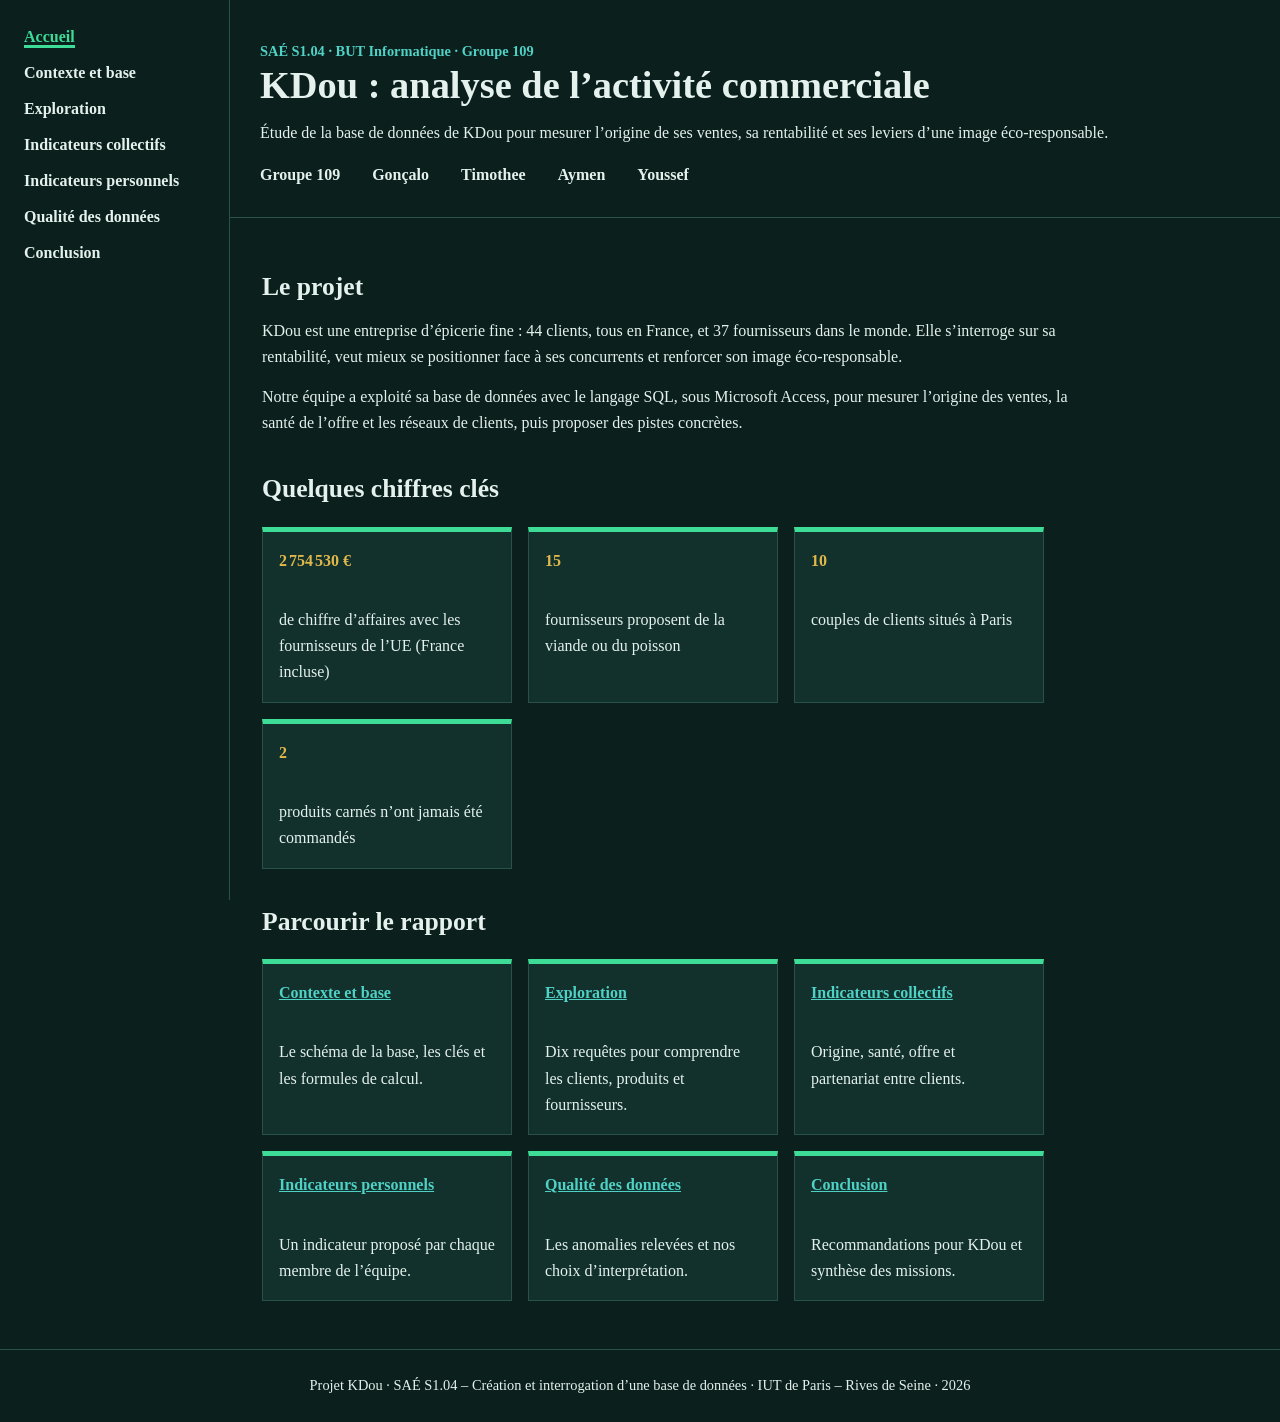
<file: index.html>
<!DOCTYPE html>

<html lang="fr">
<head>
    <meta charset="utf-8"/>
    <meta content="width=device-width, initial-scale=1" name="viewport"/>
    <title>Accueil | KDou</title>
    <meta name="description"
          content="KDou : rapport de SAÉ sur la base de données, les requêtes SQL et les indicateurs commerciaux."/>
    <link href="assets/css/style.css" rel="stylesheet"/>
</head>
<body>
<a class="lien-evitement" href="#contenu">Aller au contenu principal</a>
<div class="page">
    <header>
        <p class="projet">SAÉ S1.04 · BUT Informatique · Groupe 109</p>
        <h1>KDou : analyse de l’activité commerciale</h1>
        <p>Étude de la base de données de KDou pour mesurer l’origine de ses ventes, sa rentabilité et ses leviers d’une
            image éco-responsable.</p>
        <div class="equipe"><span>Groupe 109</span><span>Gonçalo</span><span>Timothee</span><span>Aymen</span><span>Youssef</span>
        </div>
    </header>
    <nav aria-label="Navigation principale">
        <ul>
            <li><a class="courant" aria-current="page" href="index.html">Accueil</a></li>
            <li><a href="contexte.html">Contexte et base</a></li>
            <li><a href="exploration.html">Exploration</a></li>
            <li><a href="indicateurs.html">Indicateurs collectifs</a></li>
            <li><a href="personnels.html">Indicateurs personnels</a></li>
            <li><a href="qualite.html">Qualité des données</a></li>
            <li><a href="conclusion.html">Conclusion</a></li>
        </ul>
    </nav>
    <main id="contenu">
        <h2>Le projet</h2>
        <p>KDou est une entreprise d’épicerie fine : 44 clients, tous en France, et 37 fournisseurs dans le monde. Elle
            s’interroge sur sa rentabilité, veut mieux se positionner face à ses concurrents et renforcer son image
            éco-responsable.</p>
        <p>Notre équipe a exploité sa base de données avec le langage SQL, sous Microsoft Access, pour mesurer l’origine
            des ventes, la santé de l’offre et les réseaux de clients, puis proposer des pistes concrètes.</p>
        <h2>Quelques chiffres clés</h2>
        <ul class="cartes">
            <li><strong>2 754 530 €</strong><br/>de chiffre d’affaires avec les fournisseurs de l’UE (France incluse)
            </li>
            <li><strong>15</strong><br/>fournisseurs proposent de la viande ou du poisson</li>
            <li><strong>10</strong><br/>couples de clients situés à Paris</li>
            <li><strong>2</strong><br/>produits carnés n’ont jamais été commandés</li>
        </ul>
        <h2>Parcourir le rapport</h2>
        <ul class="cartes">
            <li><a href="contexte.html">Contexte et base</a><br/>Le schéma de la base, les clés et les formules de
                calcul.
            </li>
            <li><a href="exploration.html">Exploration</a><br/>Dix requêtes pour comprendre les clients, produits et
                fournisseurs.
            </li>
            <li><a href="indicateurs.html">Indicateurs collectifs</a><br/>Origine, santé, offre et partenariat entre
                clients.
            </li>
            <li><a href="personnels.html">Indicateurs personnels</a><br/>Un indicateur proposé par chaque membre de
                l’équipe.
            </li>
            <li><a href="qualite.html">Qualité des données</a><br/>Les anomalies relevées et nos choix d’interprétation.
            </li>
            <li><a href="conclusion.html">Conclusion</a><br/>Recommandations pour KDou et synthèse des missions.</li>
        </ul>
    </main>
    <footer>Projet KDou · SAÉ S1.04 – Création et interrogation d’une base de données · IUT de Paris – Rives de Seine ·
        2026
    </footer>
</div>
</body>
</html>
</file>
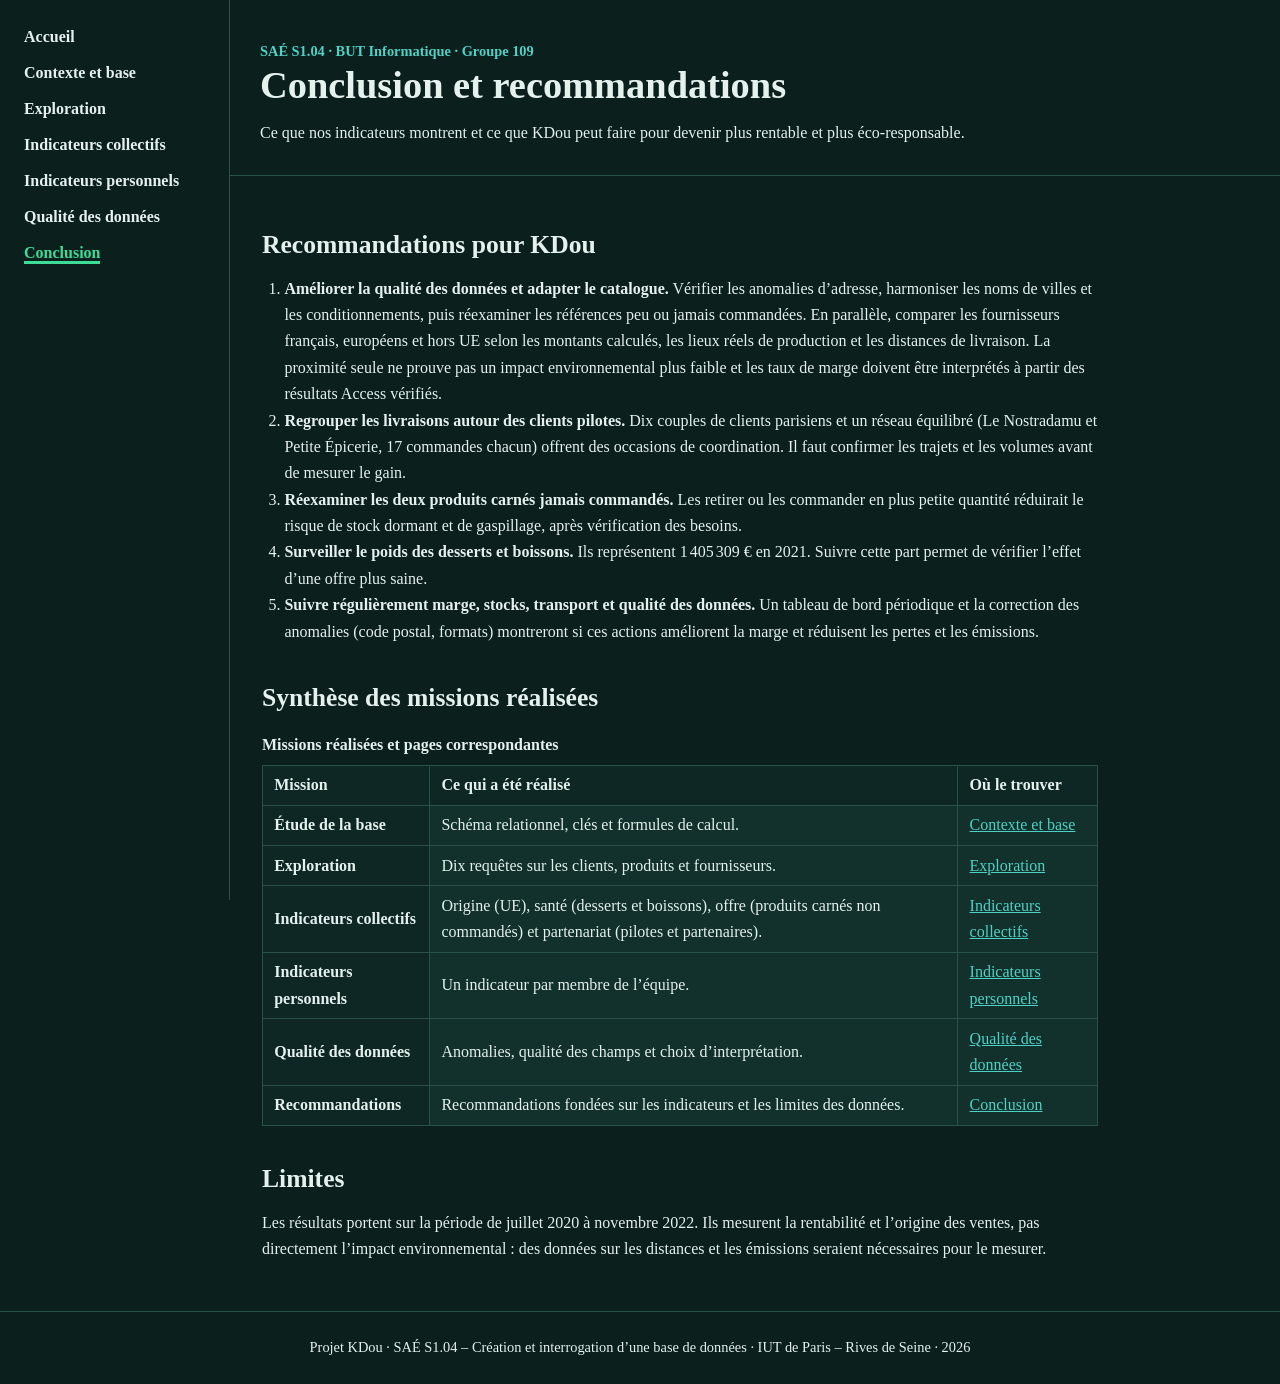
<file: conclusion.html>
<!DOCTYPE html>

<html lang="fr">
<head>
    <meta charset="utf-8"/>
    <meta content="width=device-width, initial-scale=1" name="viewport"/>
    <title>Conclusion | KDou</title>
    <meta name="description"
          content="KDou : rapport de SAÉ sur la base de données, les requêtes SQL et les indicateurs commerciaux."/>
    <link href="assets/css/style.css" rel="stylesheet"/>
</head>
<body>
<a class="lien-evitement" href="#contenu">Aller au contenu principal</a>
<div class="page">
    <header>
        <p class="projet">SAÉ S1.04 · BUT Informatique · Groupe 109</p>
        <h1>Conclusion et recommandations</h1>
        <p>Ce que nos indicateurs montrent et ce que KDou peut faire pour devenir plus rentable et plus
            éco-responsable.</p>
    </header>
    <nav aria-label="Navigation principale">
        <ul>
            <li><a href="index.html">Accueil</a></li>
            <li><a href="contexte.html">Contexte et base</a></li>
            <li><a href="exploration.html">Exploration</a></li>
            <li><a href="indicateurs.html">Indicateurs collectifs</a></li>
            <li><a href="personnels.html">Indicateurs personnels</a></li>
            <li><a href="qualite.html">Qualité des données</a></li>
            <li><a class="courant" aria-current="page" href="conclusion.html">Conclusion</a></li>
        </ul>
    </nav>
    <main id="contenu">
        <h2>Recommandations pour KDou</h2>
        <ol>
            <li><strong>Améliorer la qualité des données et adapter le catalogue.</strong> Vérifier les anomalies
                d’adresse, harmoniser les noms de villes et les conditionnements, puis réexaminer les références peu ou
                jamais commandées. En parallèle, comparer les fournisseurs français, européens et hors UE selon les
                montants calculés, les lieux réels de production et les distances de livraison. La proximité seule ne
                prouve pas un impact environnemental plus faible et les taux de marge doivent être interprétés à partir
                des résultats Access vérifiés.
            </li>
            <li><strong>Regrouper les livraisons autour des clients pilotes.</strong> Dix couples de clients parisiens
                et un réseau équilibré (Le Nostradamu et Petite Épicerie, 17 commandes chacun) offrent des occasions de
                coordination. Il faut confirmer les trajets et les volumes avant de mesurer le gain.
            </li>
            <li><strong>Réexaminer les deux produits carnés jamais commandés.</strong> Les retirer ou les commander en
                plus petite quantité réduirait le risque de stock dormant et de gaspillage, après vérification des
                besoins.
            </li>
            <li><strong>Surveiller le poids des desserts et boissons.</strong> Ils représentent 1 405 309 € en 2021.
                Suivre cette part permet de vérifier l’effet d’une offre plus saine.
            </li>
            <li><strong>Suivre régulièrement marge, stocks, transport et qualité des données.</strong> Un tableau de
                bord périodique et la correction des anomalies (code postal, formats) montreront si ces actions
                améliorent la marge et réduisent les pertes et les émissions.
            </li>
        </ol>
        <h2>Synthèse des missions réalisées</h2>
        <div class="defile">
            <table>
                <caption>Missions réalisées et pages correspondantes</caption>
                <thead>
                <tr>
                    <th scope="col">Mission</th>
                    <th scope="col">Ce qui a été réalisé</th>
                    <th scope="col">Où le trouver</th>
                </tr>
                </thead>
                <tbody>
                <tr>
                    <th scope="row">Étude de la base</th>
                    <td>Schéma relationnel, clés et formules de calcul.</td>
                    <td><a href="contexte.html">Contexte et base</a></td>
                </tr>
                <tr>
                    <th scope="row">Exploration</th>
                    <td>Dix requêtes sur les clients, produits et fournisseurs.</td>
                    <td><a href="exploration.html">Exploration</a></td>
                </tr>
                <tr>
                    <th scope="row">Indicateurs collectifs</th>
                    <td>Origine (UE), santé (desserts et boissons), offre (produits carnés non commandés) et partenariat
                        (pilotes et partenaires).
                    </td>
                    <td><a href="indicateurs.html">Indicateurs collectifs</a></td>
                </tr>
                <tr>
                    <th scope="row">Indicateurs personnels</th>
                    <td>Un indicateur par membre de l’équipe.</td>
                    <td><a href="personnels.html">Indicateurs personnels</a></td>
                </tr>
                <tr>
                    <th scope="row">Qualité des données</th>
                    <td>Anomalies, qualité des champs et choix d’interprétation.</td>
                    <td><a href="qualite.html">Qualité des données</a></td>
                </tr>
                <tr>
                    <th scope="row">Recommandations</th>
                    <td>Recommandations fondées sur les indicateurs et les limites des données.</td>
                    <td><a href="conclusion.html">Conclusion</a></td>
                </tr>
                </tbody>
            </table>
        </div>
        <h2>Limites</h2>
        <p>Les résultats portent sur la période de juillet 2020 à novembre 2022. Ils mesurent la rentabilité et
            l’origine des ventes, pas directement l’impact environnemental : des données sur les distances et les
            émissions seraient nécessaires pour le mesurer.</p>
    </main>
    <footer>Projet KDou · SAÉ S1.04 – Création et interrogation d’une base de données · IUT de Paris – Rives de Seine ·
        2026
    </footer>
</div>
</body>
</html>
</file>
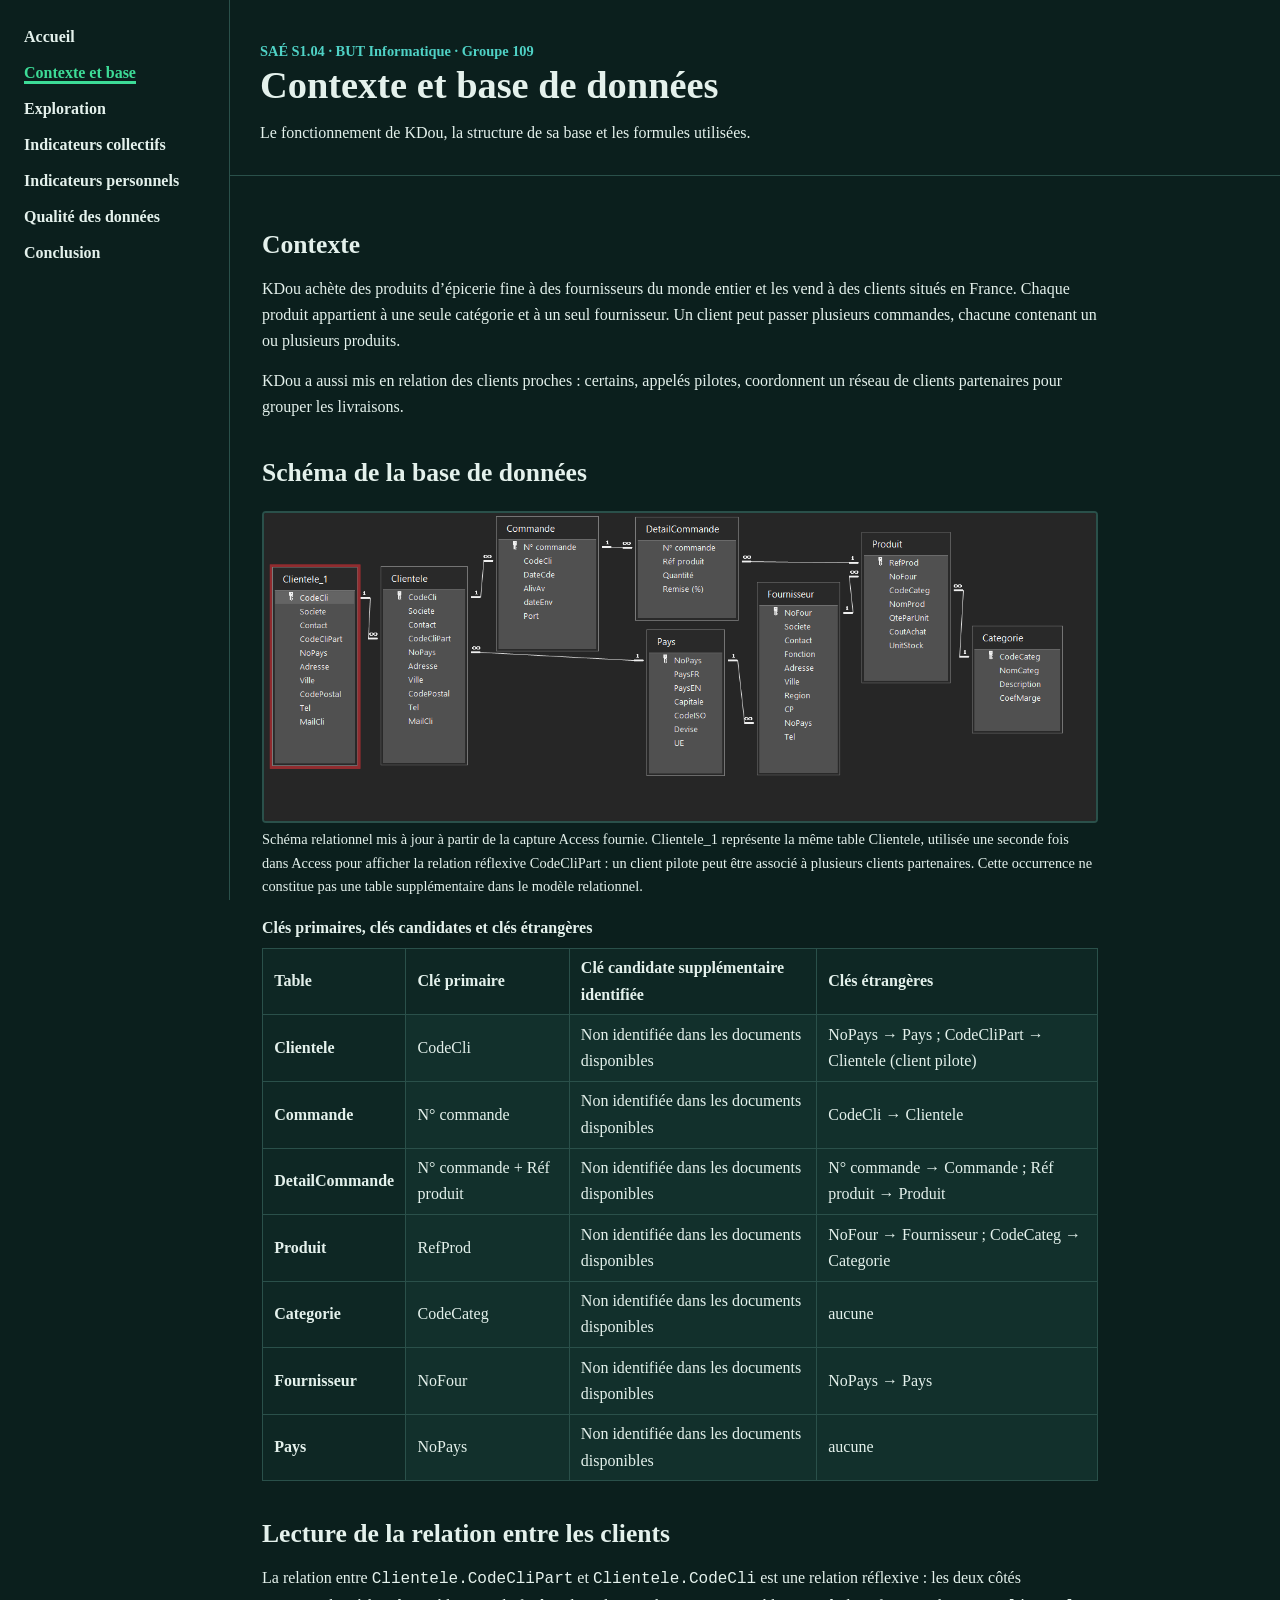
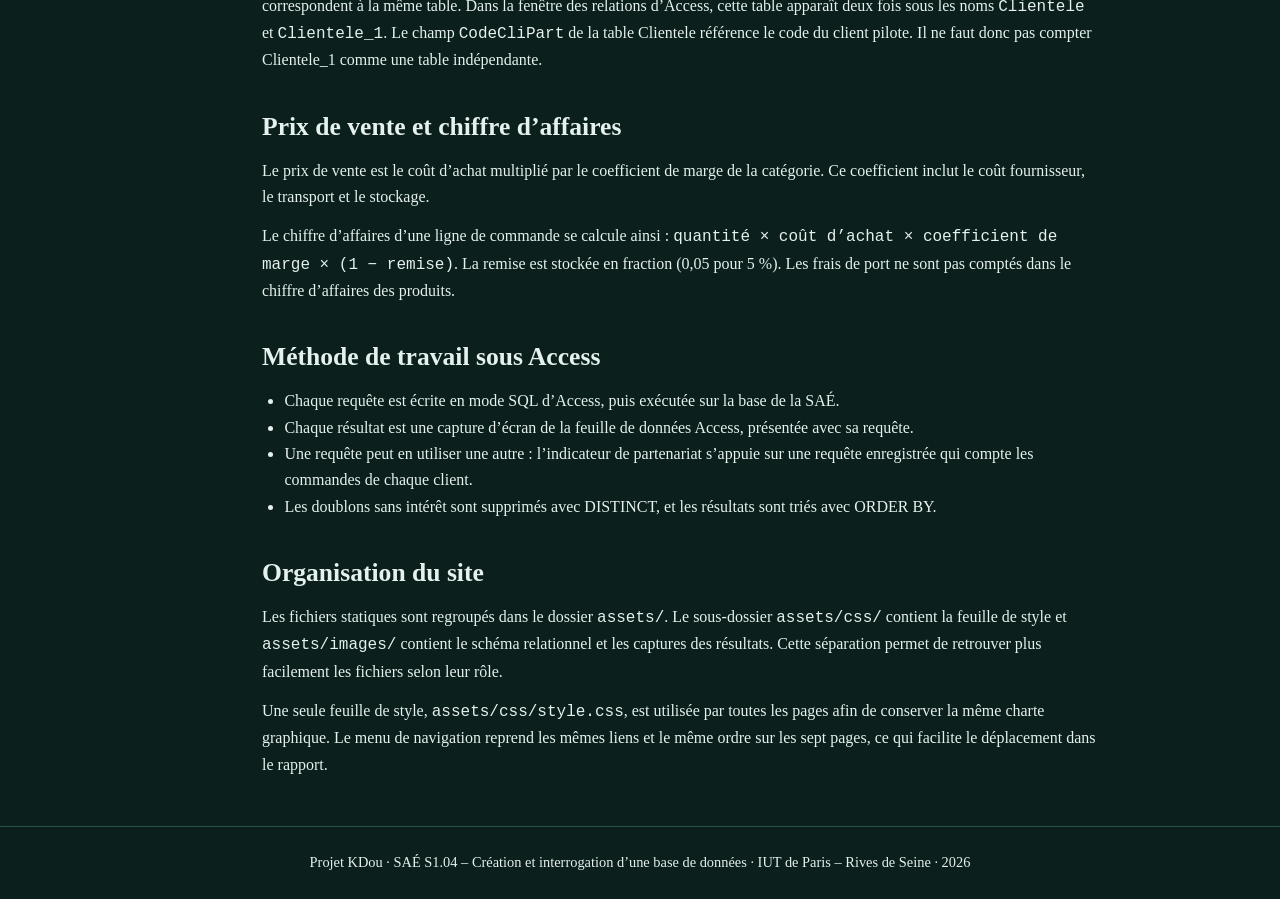
<file: contexte.html>
<!DOCTYPE html>

<html lang="fr">
<head>
    <meta charset="utf-8"/>
    <meta content="width=device-width, initial-scale=1" name="viewport"/>
    <title>Contexte et base | KDou</title>
    <meta name="description"
          content="KDou : rapport de SAÉ sur la base de données, les requêtes SQL et les indicateurs commerciaux."/>
    <link href="assets/css/style.css" rel="stylesheet"/>
</head>
<body>
<a class="lien-evitement" href="#contenu">Aller au contenu principal</a>
<div class="page">
    <header>
        <p class="projet">SAÉ S1.04 · BUT Informatique · Groupe 109</p>
        <h1>Contexte et base de données</h1>
        <p>Le fonctionnement de KDou, la structure de sa base et les formules utilisées.</p>
    </header>
    <nav aria-label="Navigation principale">
        <ul>
            <li><a href="index.html">Accueil</a></li>
            <li><a class="courant" aria-current="page" href="contexte.html">Contexte et base</a></li>
            <li><a href="exploration.html">Exploration</a></li>
            <li><a href="indicateurs.html">Indicateurs collectifs</a></li>
            <li><a href="personnels.html">Indicateurs personnels</a></li>
            <li><a href="qualite.html">Qualité des données</a></li>
            <li><a href="conclusion.html">Conclusion</a></li>
        </ul>
    </nav>
    <main id="contenu">
        <h2>Contexte</h2>
        <p>KDou achète des produits d’épicerie fine à des fournisseurs du monde entier et les vend à des clients situés
            en France. Chaque produit appartient à une seule catégorie et à un seul fournisseur. Un client peut passer
            plusieurs commandes, chacune contenant un ou plusieurs produits.</p>
        <p>KDou a aussi mis en relation des clients proches : certains, appelés pilotes, coordonnent un réseau de
            clients partenaires pour grouper les livraisons.</p>
        <h2>Schéma de la base de données</h2>
        <figure><img
                alt="Schéma relationnel Access fourni : Clientele_1 est une seconde occurrence de la table Clientele utilisée pour représenter le lien entre un client partenaire et son client pilote ; les autres tables sont reliées par leurs clés étrangères."
                height="492" src="assets/images/schema-relationnel.png" width="1327"/>
            <figcaption>Schéma relationnel mis à jour à partir de la capture Access fournie. Clientele_1 représente la
                même table Clientele, utilisée une seconde fois dans Access pour afficher la relation réflexive
                CodeCliPart : un client pilote peut être associé à plusieurs clients partenaires. Cette occurrence ne
                constitue pas une table supplémentaire dans le modèle relationnel.
            </figcaption>
        </figure>
        <div class="defile">
            <table>
                <caption>Clés primaires, clés candidates et clés étrangères</caption>
                <thead>
                <tr>
                    <th scope="col">Table</th>
                    <th scope="col">Clé primaire</th>
                    <th scope="col">Clé candidate supplémentaire identifiée</th>
                    <th scope="col">Clés étrangères</th>
                </tr>
                </thead>
                <tbody>
                <tr>
                    <th scope="row">Clientele</th>
                    <td>CodeCli</td>
                    <td>Non identifiée dans les documents disponibles</td>
                    <td>NoPays → Pays ; CodeCliPart → Clientele (client pilote)</td>
                </tr>
                <tr>
                    <th scope="row">Commande</th>
                    <td>N° commande</td>
                    <td>Non identifiée dans les documents disponibles</td>
                    <td>CodeCli → Clientele</td>
                </tr>
                <tr>
                    <th scope="row">DetailCommande</th>
                    <td>N° commande + Réf produit</td>
                    <td>Non identifiée dans les documents disponibles</td>
                    <td>N° commande → Commande ; Réf produit → Produit</td>
                </tr>
                <tr>
                    <th scope="row">Produit</th>
                    <td>RefProd</td>
                    <td>Non identifiée dans les documents disponibles</td>
                    <td>NoFour → Fournisseur ; CodeCateg → Categorie</td>
                </tr>
                <tr>
                    <th scope="row">Categorie</th>
                    <td>CodeCateg</td>
                    <td>Non identifiée dans les documents disponibles</td>
                    <td>aucune</td>
                </tr>
                <tr>
                    <th scope="row">Fournisseur</th>
                    <td>NoFour</td>
                    <td>Non identifiée dans les documents disponibles</td>
                    <td>NoPays → Pays</td>
                </tr>
                <tr>
                    <th scope="row">Pays</th>
                    <td>NoPays</td>
                    <td>Non identifiée dans les documents disponibles</td>
                    <td>aucune</td>
                </tr>
                </tbody>
            </table>
        </div>
        <h2>Lecture de la relation entre les clients</h2>
        <p>La relation entre <code>Clientele.CodeCliPart</code> et <code>Clientele.CodeCli</code> est une relation
            réflexive : les deux côtés correspondent à la même table. Dans la fenêtre des relations d’Access, cette
            table apparaît deux fois sous les noms <code>Clientele</code> et <code>Clientele_1</code>. Le champ <code>CodeCliPart</code>
            de la table Clientele référence le code du client pilote. Il ne faut donc pas compter Clientele_1 comme une
            table indépendante.</p>
        <h2>Prix de vente et chiffre d’affaires</h2>
        <p>Le prix de vente est le coût d’achat multiplié par le coefficient de marge de la catégorie. Ce coefficient
            inclut le coût fournisseur, le transport et le stockage.</p>
        <p>Le chiffre d’affaires d’une ligne de commande se calcule ainsi : <code>quantité × coût d’achat × coefficient
            de marge × (1 − remise)</code>. La remise est stockée en fraction (0,05 pour 5 %). Les frais de port ne sont
            pas comptés dans le chiffre d’affaires des produits.</p>
        <h2>Méthode de travail sous Access</h2>
        <ul>
            <li>Chaque requête est écrite en mode SQL d’Access, puis exécutée sur la base de la SAÉ.</li>
            <li>Chaque résultat est une capture d’écran de la feuille de données Access, présentée avec sa requête.</li>
            <li>Une requête peut en utiliser une autre : l’indicateur de partenariat s’appuie sur une requête
                enregistrée qui compte les commandes de chaque client.
            </li>
            <li>Les doublons sans intérêt sont supprimés avec DISTINCT, et les résultats sont triés avec ORDER BY.</li>
        </ul>
        <h2>Organisation du site</h2>
        <p>Les fichiers statiques sont regroupés dans le dossier <code>assets/</code>. Le sous-dossier
            <code>assets/css/</code> contient la feuille de style et <code>assets/images/</code> contient le schéma
            relationnel et les captures des résultats. Cette séparation permet de retrouver plus facilement les fichiers
            selon leur rôle.</p>
        <p>Une seule feuille de style, <code>assets/css/style.css</code>, est utilisée par toutes les pages afin de
            conserver la même charte graphique. Le menu de navigation reprend les mêmes liens et le même ordre sur les
            sept pages, ce qui facilite le déplacement dans le rapport.</p>
    </main>
    <footer>Projet KDou · SAÉ S1.04 – Création et interrogation d’une base de données · IUT de Paris – Rives de Seine ·
        2026
    </footer>
</div>
</body>
</html>
</file>
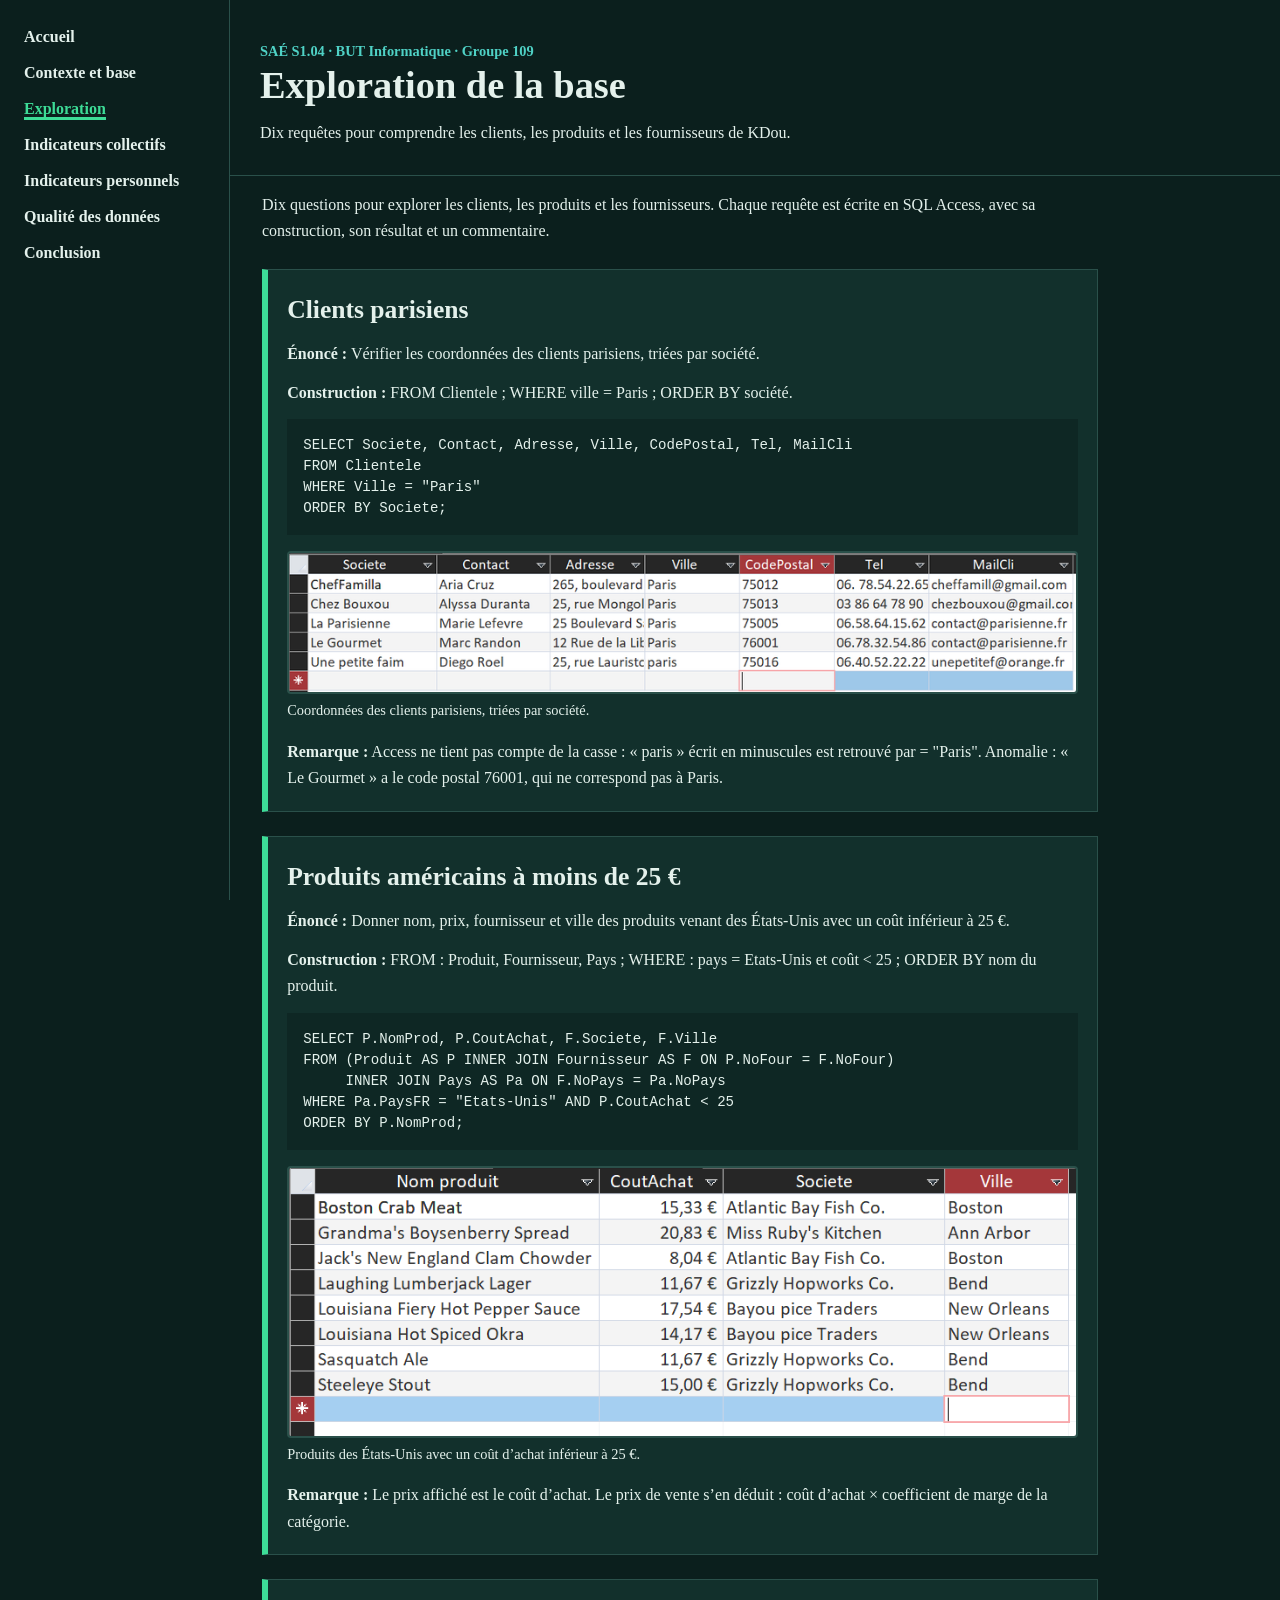
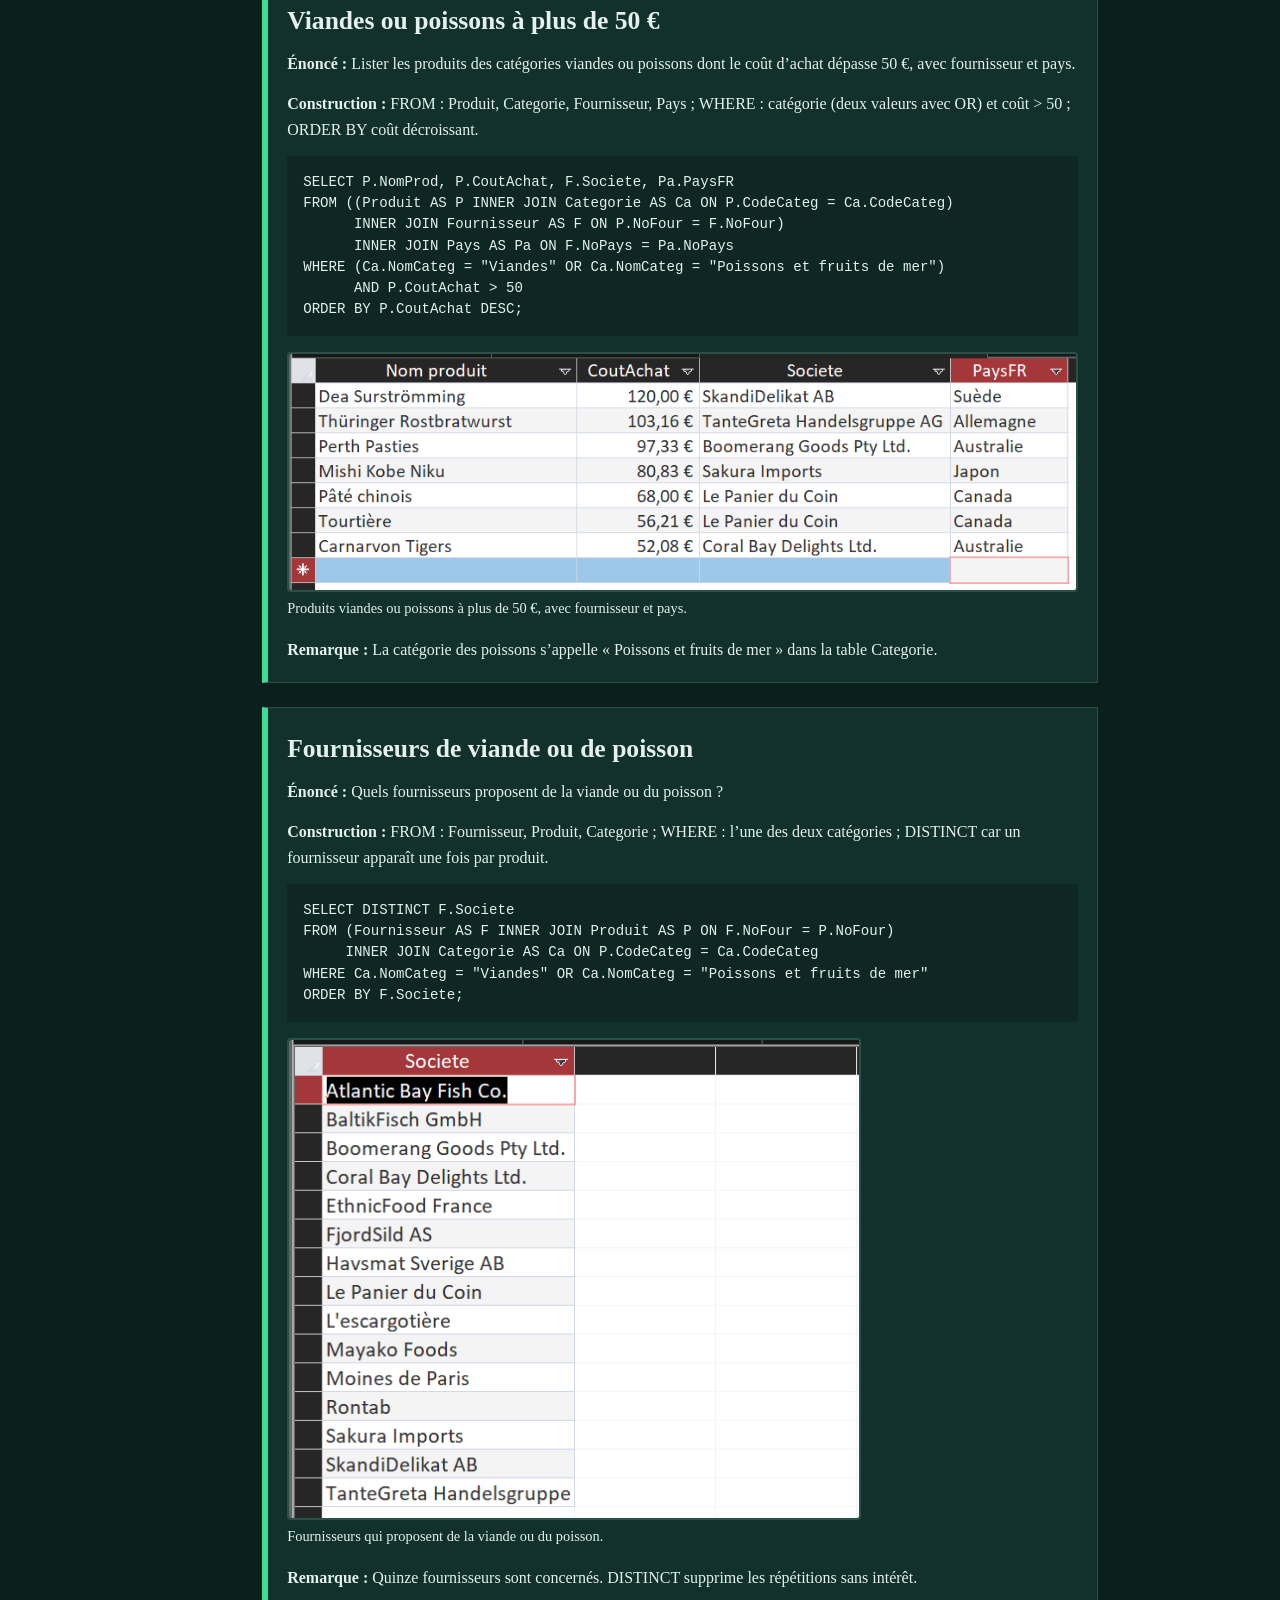
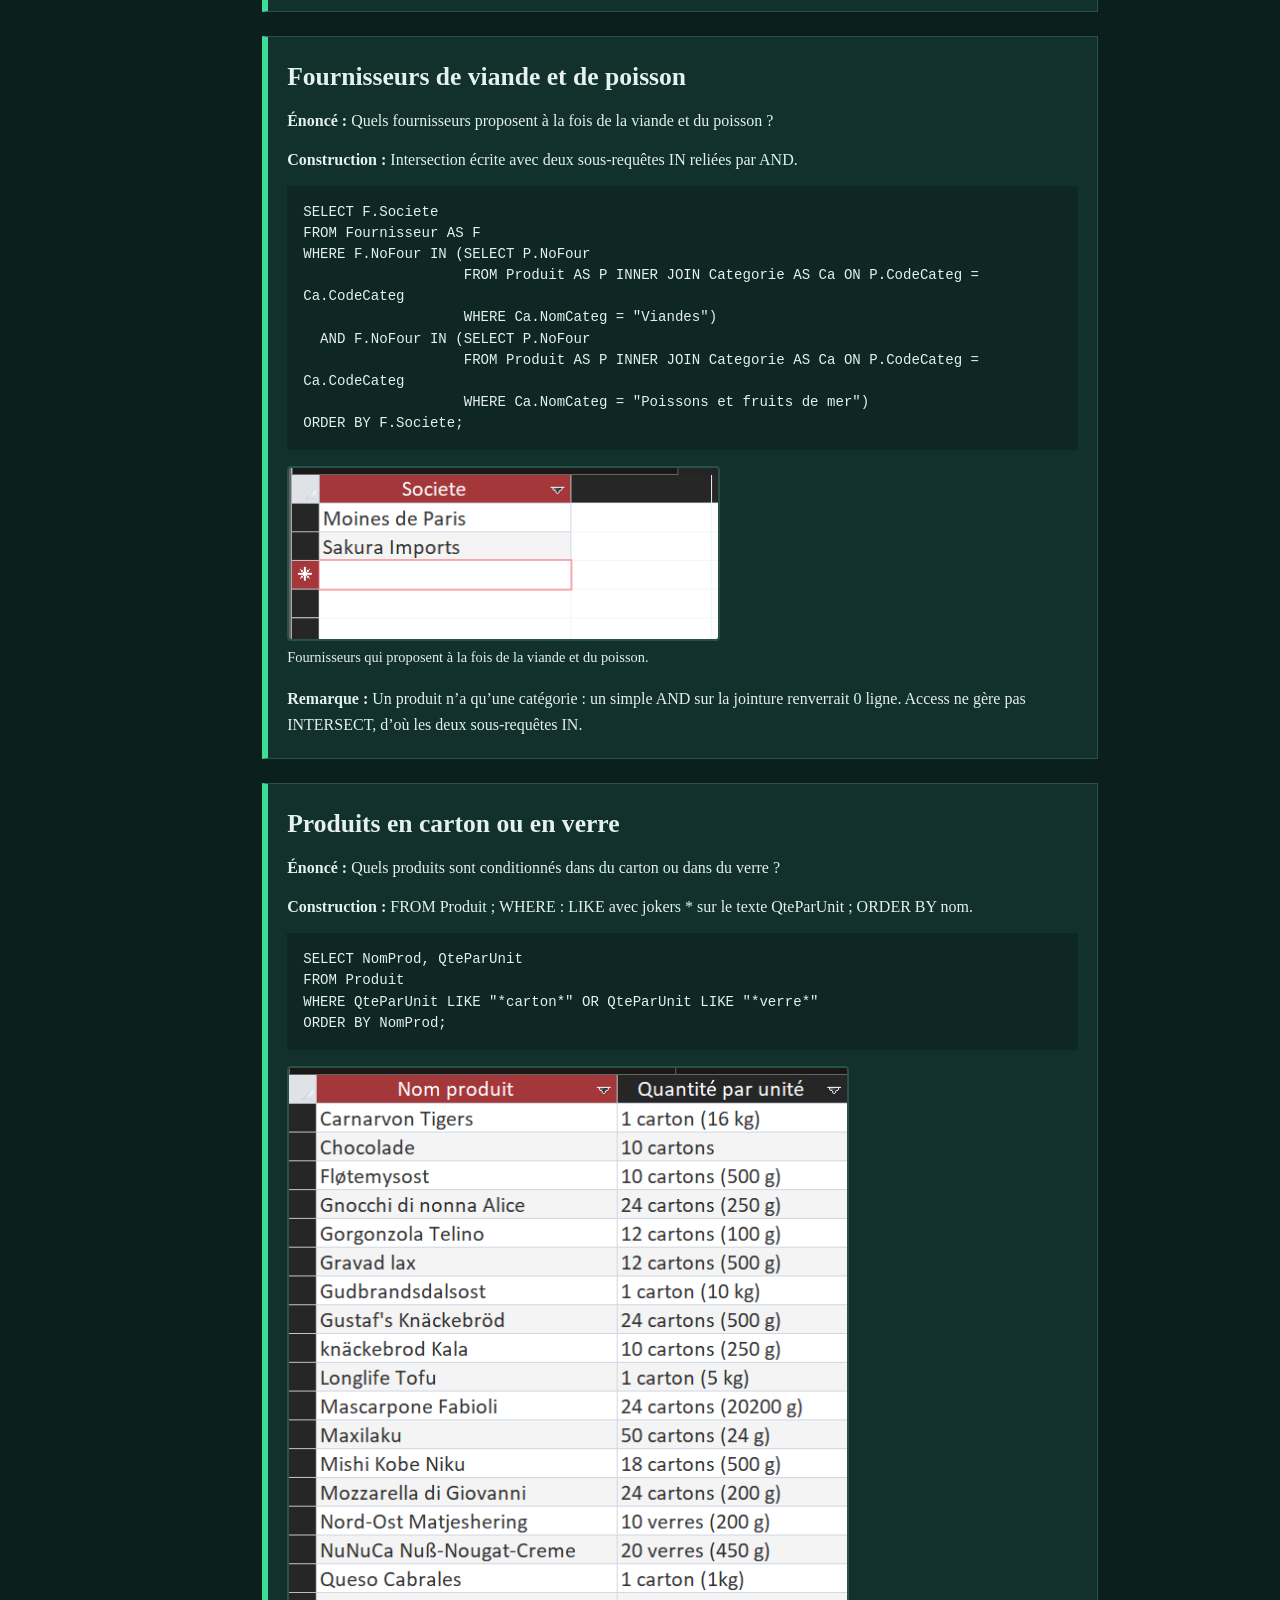
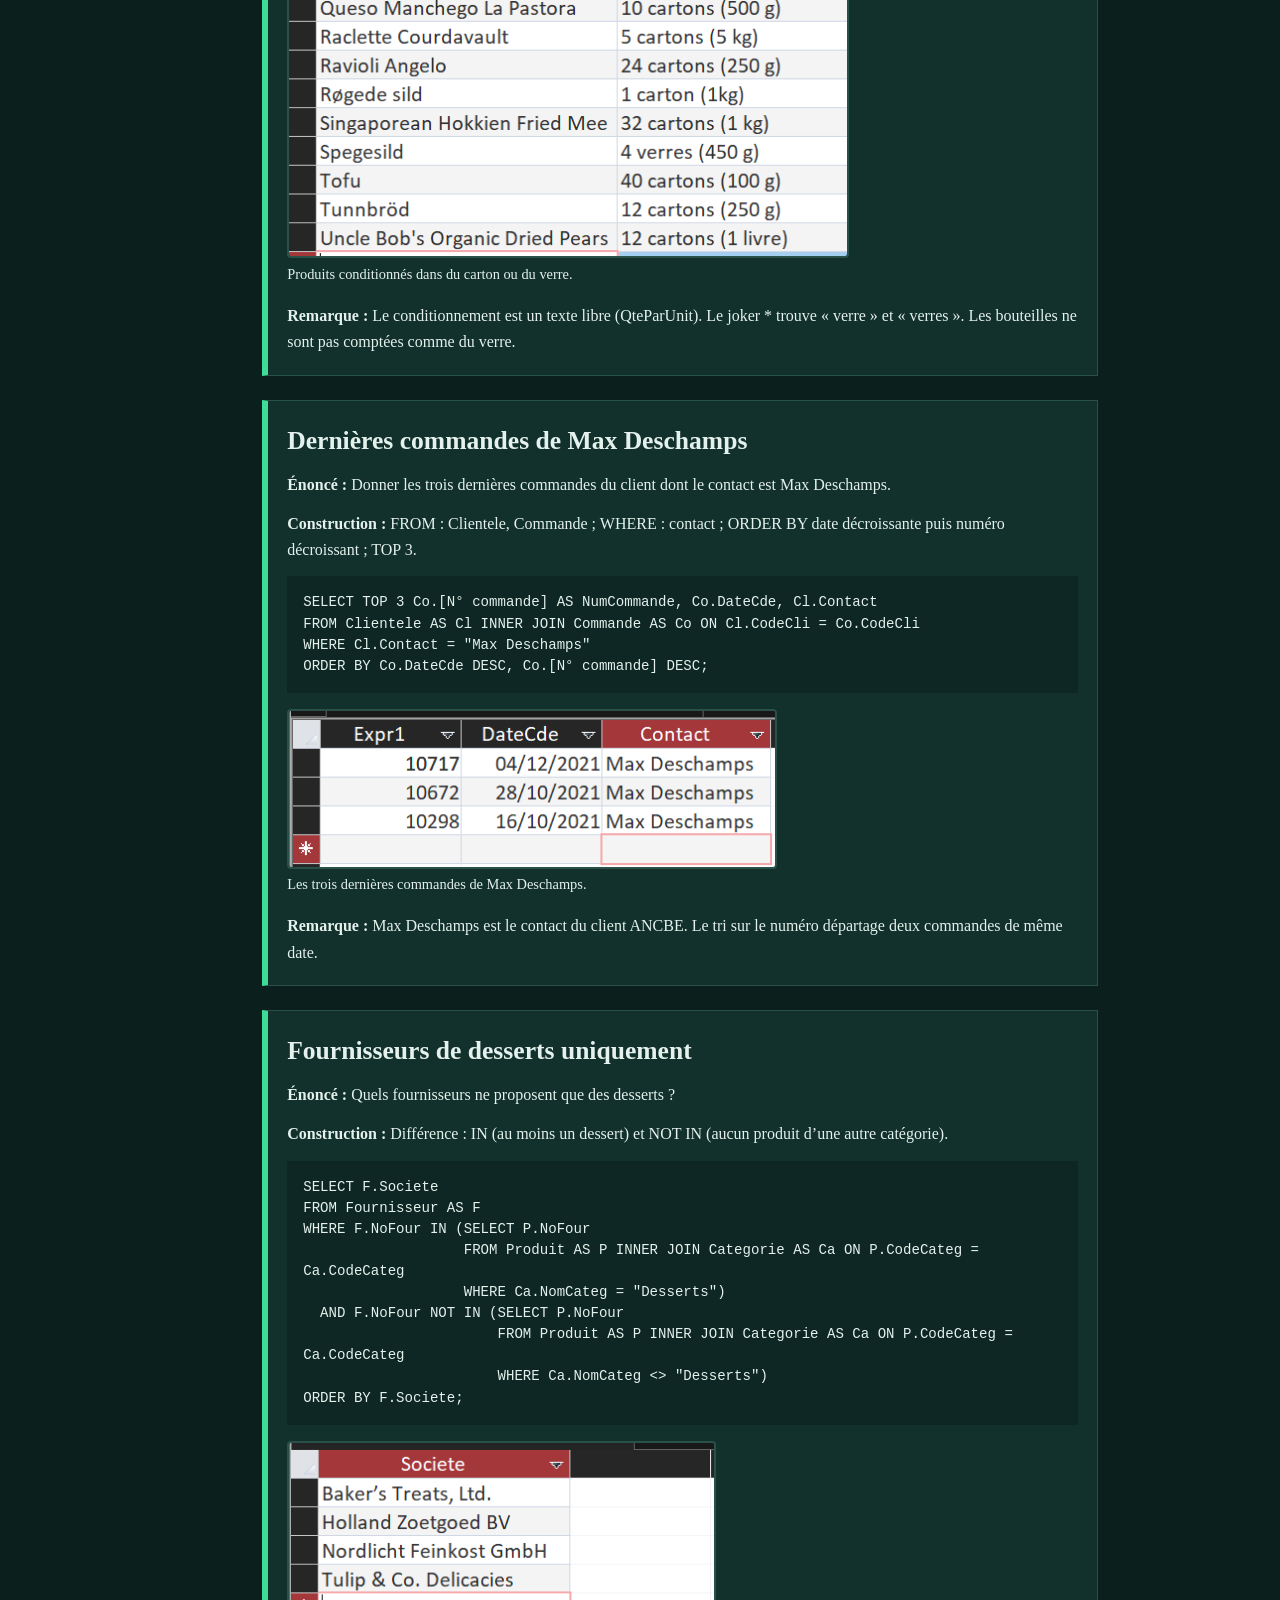
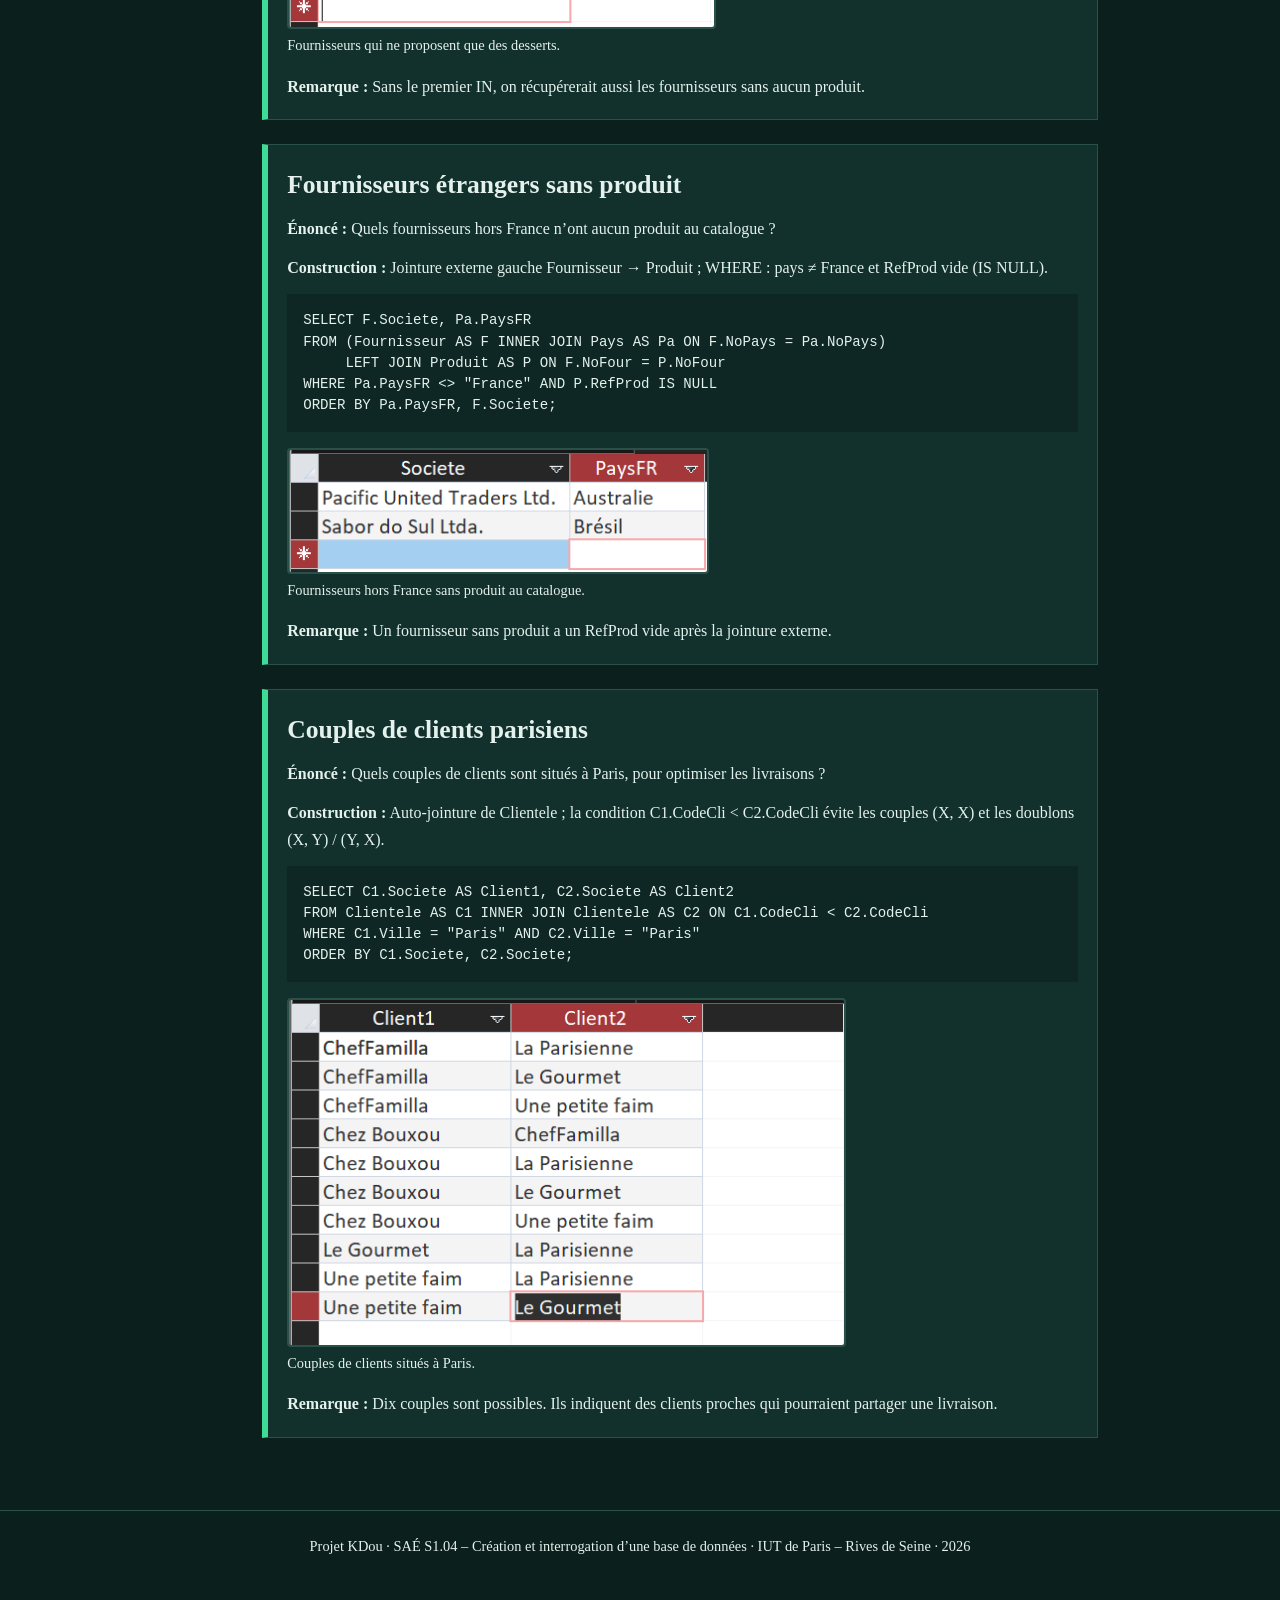
<file: exploration.html>
<!DOCTYPE html>

<html lang="fr">
<head>
    <meta charset="utf-8"/>
    <meta content="width=device-width, initial-scale=1" name="viewport"/>
    <title>Exploration | KDou</title>
    <meta name="description"
          content="KDou : rapport de SAÉ sur la base de données, les requêtes SQL et les indicateurs commerciaux."/>
    <link href="assets/css/style.css" rel="stylesheet"/>
</head>
<body>
<a class="lien-evitement" href="#contenu">Aller au contenu principal</a>
<div class="page">
    <header>
        <p class="projet">SAÉ S1.04 · BUT Informatique · Groupe 109</p>
        <h1>Exploration de la base</h1>
        <p>Dix requêtes pour comprendre les clients, les produits et les fournisseurs de KDou.</p>
    </header>
    <nav aria-label="Navigation principale">
        <ul>
            <li><a href="index.html">Accueil</a></li>
            <li><a href="contexte.html">Contexte et base</a></li>
            <li><a class="courant" aria-current="page" href="exploration.html">Exploration</a></li>
            <li><a href="indicateurs.html">Indicateurs collectifs</a></li>
            <li><a href="personnels.html">Indicateurs personnels</a></li>
            <li><a href="qualite.html">Qualité des données</a></li>
            <li><a href="conclusion.html">Conclusion</a></li>
        </ul>
    </nav>
    <main id="contenu">
        <p>Dix questions pour explorer les clients, les produits et les fournisseurs. Chaque requête est écrite en SQL
            Access, avec sa construction, son résultat et un commentaire.</p>
        <article class="carte"><h2>Clients parisiens</h2>
            <p><strong>Énoncé :</strong> Vérifier les coordonnées des clients parisiens, triées par société.</p>
            <p><strong>Construction :</strong> FROM Clientele ; WHERE ville = Paris ; ORDER BY société.</p>
            <pre><code>SELECT Societe, Contact, Adresse, Ville, CodePostal, Tel, MailCli
FROM Clientele
WHERE Ville = "Paris"
ORDER BY Societe;</code></pre>
            <figure><img
                    alt="Tableau Access avec 7 colonnes (Societe, Contact, Adresse, Ville, CodePostal, Tel et MailCli) et 5 lignes de clients situés à Paris."
                    height="159" src="assets/images/resultat_1a.png" width="900"/>
                <figcaption>Coordonnées des clients parisiens, triées par société.</figcaption>
            </figure>
            <p><strong>Remarque :</strong> Access ne tient pas compte de la casse : « paris » écrit en minuscules est
                retrouvé par = "Paris". Anomalie : « Le Gourmet » a le code postal 76001, qui ne correspond pas à Paris.
            </p></article>
        <article class="carte"><h2>Produits américains à moins de 25 €</h2>
            <p><strong>Énoncé :</strong> Donner nom, prix, fournisseur et ville des produits venant des États-Unis avec
                un coût inférieur à 25 €.</p>
            <p><strong>Construction :</strong> FROM : Produit, Fournisseur, Pays ; WHERE : pays = Etats-Unis et coût
                &lt; 25 ; ORDER BY nom du produit.</p>
            <pre><code>SELECT P.NomProd, P.CoutAchat, F.Societe, F.Ville
FROM (Produit AS P INNER JOIN Fournisseur AS F ON P.NoFour = F.NoFour)
     INNER JOIN Pays AS Pa ON F.NoPays = Pa.NoPays
WHERE Pa.PaysFR = "Etats-Unis" AND P.CoutAchat &lt; 25
ORDER BY P.NomProd;</code></pre>
            <figure><img
                    alt="Tableau Access avec 4 colonnes (NomProd, CoutAchat, Societe et Ville) et 8 lignes de produits des États-Unis dont le coût est inférieur à 25 euros."
                    height="307" src="assets/images/resultat_1b.png" width="902"/>
                <figcaption>Produits des États-Unis avec un coût d’achat inférieur à 25 €.</figcaption>
            </figure>
            <p><strong>Remarque :</strong> Le prix affiché est le coût d’achat. Le prix de vente s’en déduit : coût
                d’achat × coefficient de marge de la catégorie.</p></article>
        <article class="carte"><h2>Viandes ou poissons à plus de 50 €</h2>
            <p><strong>Énoncé :</strong> Lister les produits des catégories viandes ou poissons dont le coût d’achat
                dépasse 50 €, avec fournisseur et pays.</p>
            <p><strong>Construction :</strong> FROM : Produit, Categorie, Fournisseur, Pays ; WHERE : catégorie (deux
                valeurs avec OR) et coût &gt; 50 ; ORDER BY coût décroissant.</p>
            <pre><code>SELECT P.NomProd, P.CoutAchat, F.Societe, Pa.PaysFR
FROM ((Produit AS P INNER JOIN Categorie AS Ca ON P.CodeCateg = Ca.CodeCateg)
      INNER JOIN Fournisseur AS F ON P.NoFour = F.NoFour)
      INNER JOIN Pays AS Pa ON F.NoPays = Pa.NoPays
WHERE (Ca.NomCateg = "Viandes" OR Ca.NomCateg = "Poissons et fruits de mer")
      AND P.CoutAchat &gt; 50
ORDER BY P.CoutAchat DESC;</code></pre>
            <figure><img
                    alt="Tableau Access avec 4 colonnes (NomProd, CoutAchat, Societe et PaysFR) et 7 lignes de viandes ou poissons coûtant plus de 50 euros."
                    height="274" src="assets/images/resultat_1c.png" width="912"/>
                <figcaption>Produits viandes ou poissons à plus de 50 €, avec fournisseur et pays.</figcaption>
            </figure>
            <p><strong>Remarque :</strong> La catégorie des poissons s’appelle « Poissons et fruits de mer » dans la
                table Categorie.</p></article>
        <article class="carte"><h2>Fournisseurs de viande ou de poisson</h2>
            <p><strong>Énoncé :</strong> Quels fournisseurs proposent de la viande ou du poisson ?</p>
            <p><strong>Construction :</strong> FROM : Fournisseur, Produit, Categorie ; WHERE : l’une des deux
                catégories ; DISTINCT car un fournisseur apparaît une fois par produit.</p>
            <pre><code>SELECT DISTINCT F.Societe
FROM (Fournisseur AS F INNER JOIN Produit AS P ON F.NoFour = P.NoFour)
     INNER JOIN Categorie AS Ca ON P.CodeCateg = Ca.CodeCateg
WHERE Ca.NomCateg = "Viandes" OR Ca.NomCateg = "Poissons et fruits de mer"
ORDER BY F.Societe;</code></pre>
            <figure><img
                    alt="Tableau Access avec 1 colonne (Societe) et la liste des fournisseurs de viande ou de poisson ; 15 fournisseurs sont indiqués dans le commentaire du résultat."
                    height="482" src="assets/images/resultat_1d.png" width="574"/>
                <figcaption>Fournisseurs qui proposent de la viande ou du poisson.</figcaption>
            </figure>
            <p><strong>Remarque :</strong> Quinze fournisseurs sont concernés. DISTINCT supprime les répétitions sans
                intérêt.</p></article>
        <article class="carte"><h2>Fournisseurs de viande et de poisson</h2>
            <p><strong>Énoncé :</strong> Quels fournisseurs proposent à la fois de la viande et du poisson ?</p>
            <p><strong>Construction :</strong> Intersection écrite avec deux sous-requêtes IN reliées par AND.</p>
            <pre><code>SELECT F.Societe
FROM Fournisseur AS F
WHERE F.NoFour IN (SELECT P.NoFour
                   FROM Produit AS P INNER JOIN Categorie AS Ca ON P.CodeCateg = Ca.CodeCateg
                   WHERE Ca.NomCateg = "Viandes")
  AND F.NoFour IN (SELECT P.NoFour
                   FROM Produit AS P INNER JOIN Categorie AS Ca ON P.CodeCateg = Ca.CodeCateg
                   WHERE Ca.NomCateg = "Poissons et fruits de mer")
ORDER BY F.Societe;</code></pre>
            <figure><img
                    alt="Tableau Access avec 1 colonne (Societe) et 2 lignes de fournisseurs proposant à la fois viande et poisson."
                    height="173" src="assets/images/resultat_1e.png" width="433"/>
                <figcaption>Fournisseurs qui proposent à la fois de la viande et du poisson.</figcaption>
            </figure>
            <p><strong>Remarque :</strong> Un produit n’a qu’une catégorie : un simple AND sur la jointure renverrait 0
                ligne. Access ne gère pas INTERSECT, d’où les deux sous-requêtes IN.</p></article>
        <article class="carte"><h2>Produits en carton ou en verre</h2>
            <p><strong>Énoncé :</strong> Quels produits sont conditionnés dans du carton ou dans du verre ?</p>
            <p><strong>Construction :</strong> FROM Produit ; WHERE : LIKE avec jokers * sur le texte QteParUnit ; ORDER
                BY nom.</p>
            <pre><code>SELECT NomProd, QteParUnit
FROM Produit
WHERE QteParUnit LIKE "*carton*" OR QteParUnit LIKE "*verre*"
ORDER BY NomProd;</code></pre>
            <figure><img
                    alt="Tableau Access avec 2 colonnes (NomProd et QteParUnit) et les lignes des produits dont le conditionnement mentionne le carton ou le verre."
                    height="794" src="assets/images/resultat_1f.png" width="562"/>
                <figcaption>Produits conditionnés dans du carton ou du verre.</figcaption>
            </figure>
            <p><strong>Remarque :</strong> Le conditionnement est un texte libre (QteParUnit). Le joker * trouve « verre
                » et « verres ». Les bouteilles ne sont pas comptées comme du verre.</p></article>
        <article class="carte"><h2>Dernières commandes de Max Deschamps</h2>
            <p><strong>Énoncé :</strong> Donner les trois dernières commandes du client dont le contact est Max
                Deschamps.</p>
            <p><strong>Construction :</strong> FROM : Clientele, Commande ; WHERE : contact ; ORDER BY date décroissante
                puis numéro décroissant ; TOP 3.</p>
            <pre><code>SELECT TOP 3 Co.[N° commande] AS NumCommande, Co.DateCde, Cl.Contact
FROM Clientele AS Cl INNER JOIN Commande AS Co ON Cl.CodeCli = Co.CodeCli
WHERE Cl.Contact = "Max Deschamps"
ORDER BY Co.DateCde DESC, Co.[N° commande] DESC;</code></pre>
            <figure><img
                    alt="Tableau Access avec 3 colonnes (NumCommande, DateCde et Contact) et 3 lignes correspondant aux dernières commandes de Max Deschamps."
                    height="157" src="assets/images/resultat_1g.png" width="490"/>
                <figcaption>Les trois dernières commandes de Max Deschamps.</figcaption>
            </figure>
            <p><strong>Remarque :</strong> Max Deschamps est le contact du client ANCBE. Le tri sur le numéro départage
                deux commandes de même date.</p></article>
        <article class="carte"><h2>Fournisseurs de desserts uniquement</h2>
            <p><strong>Énoncé :</strong> Quels fournisseurs ne proposent que des desserts ?</p>
            <p><strong>Construction :</strong> Différence : IN (au moins un dessert) et NOT IN (aucun produit d’une
                autre catégorie).</p>
            <pre><code>SELECT F.Societe
FROM Fournisseur AS F
WHERE F.NoFour IN (SELECT P.NoFour
                   FROM Produit AS P INNER JOIN Categorie AS Ca ON P.CodeCateg = Ca.CodeCateg
                   WHERE Ca.NomCateg = "Desserts")
  AND F.NoFour NOT IN (SELECT P.NoFour
                       FROM Produit AS P INNER JOIN Categorie AS Ca ON P.CodeCateg = Ca.CodeCateg
                       WHERE Ca.NomCateg &lt;&gt; "Desserts")
ORDER BY F.Societe;</code></pre>
            <figure><img
                    alt="Tableau Access avec 1 colonne (Societe) et 4 lignes de fournisseurs qui proposent uniquement des desserts."
                    height="186" src="assets/images/resultat_1h.png" width="429"/>
                <figcaption>Fournisseurs qui ne proposent que des desserts.</figcaption>
            </figure>
            <p><strong>Remarque :</strong> Sans le premier IN, on récupérerait aussi les fournisseurs sans aucun
                produit.</p></article>
        <article class="carte"><h2>Fournisseurs étrangers sans produit</h2>
            <p><strong>Énoncé :</strong> Quels fournisseurs hors France n’ont aucun produit au catalogue ?</p>
            <p><strong>Construction :</strong> Jointure externe gauche Fournisseur → Produit ; WHERE : pays ≠ France et
                RefProd vide (IS NULL).</p>
            <pre><code>SELECT F.Societe, Pa.PaysFR
FROM (Fournisseur AS F INNER JOIN Pays AS Pa ON F.NoPays = Pa.NoPays)
     LEFT JOIN Produit AS P ON F.NoFour = P.NoFour
WHERE Pa.PaysFR &lt;&gt; "France" AND P.RefProd IS NULL
ORDER BY Pa.PaysFR, F.Societe;</code></pre>
            <figure><img
                    alt="Tableau Access avec 2 colonnes (Societe et PaysFR) et 2 lignes de fournisseurs hors France sans produit au catalogue."
                    height="123" src="assets/images/resultat_1i.png" width="422"/>
                <figcaption>Fournisseurs hors France sans produit au catalogue.</figcaption>
            </figure>
            <p><strong>Remarque :</strong> Un fournisseur sans produit a un RefProd vide après la jointure externe.</p>
        </article>
        <article class="carte"><h2>Couples de clients parisiens</h2>
            <p><strong>Énoncé :</strong> Quels couples de clients sont situés à Paris, pour optimiser les livraisons ?
            </p>
            <p><strong>Construction :</strong> Auto-jointure de Clientele ; la condition C1.CodeCli &lt; C2.CodeCli
                évite les couples (X, X) et les doublons (X, Y) / (Y, X).</p>
            <pre><code>SELECT C1.Societe AS Client1, C2.Societe AS Client2
FROM Clientele AS C1 INNER JOIN Clientele AS C2 ON C1.CodeCli &lt; C2.CodeCli
WHERE C1.Ville = "Paris" AND C2.Ville = "Paris"
ORDER BY C1.Societe, C2.Societe;</code></pre>
            <figure><img
                    alt="Tableau Access avec 2 colonnes (Client1 et Client2) et 10 lignes de couples de clients situés à Paris."
                    height="347" src="assets/images/resultat_1j.png" width="559"/>
                <figcaption>Couples de clients situés à Paris.</figcaption>
            </figure>
            <p><strong>Remarque :</strong> Dix couples sont possibles. Ils indiquent des clients proches qui pourraient
                partager une livraison.</p></article>
    </main>
    <footer>Projet KDou · SAÉ S1.04 – Création et interrogation d’une base de données · IUT de Paris – Rives de Seine ·
        2026
    </footer>
</div>
</body>
</html>
</file>
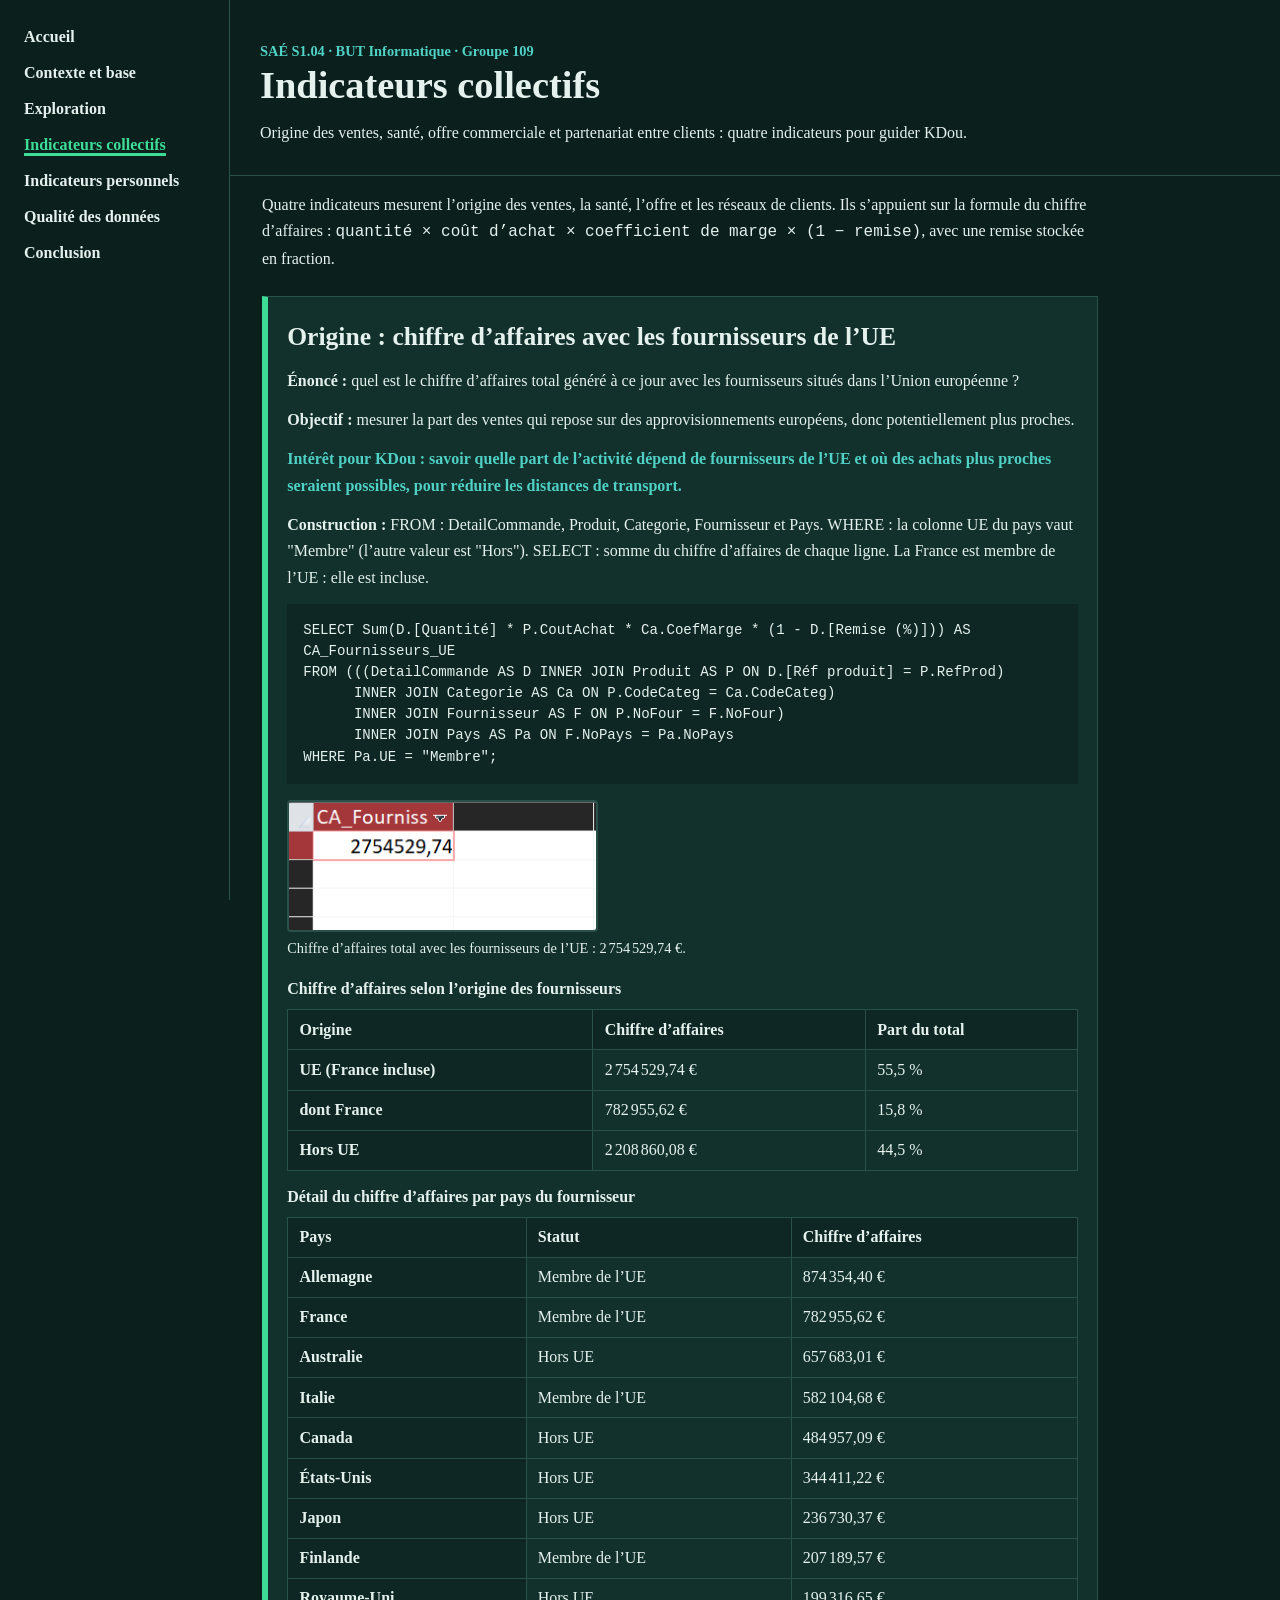
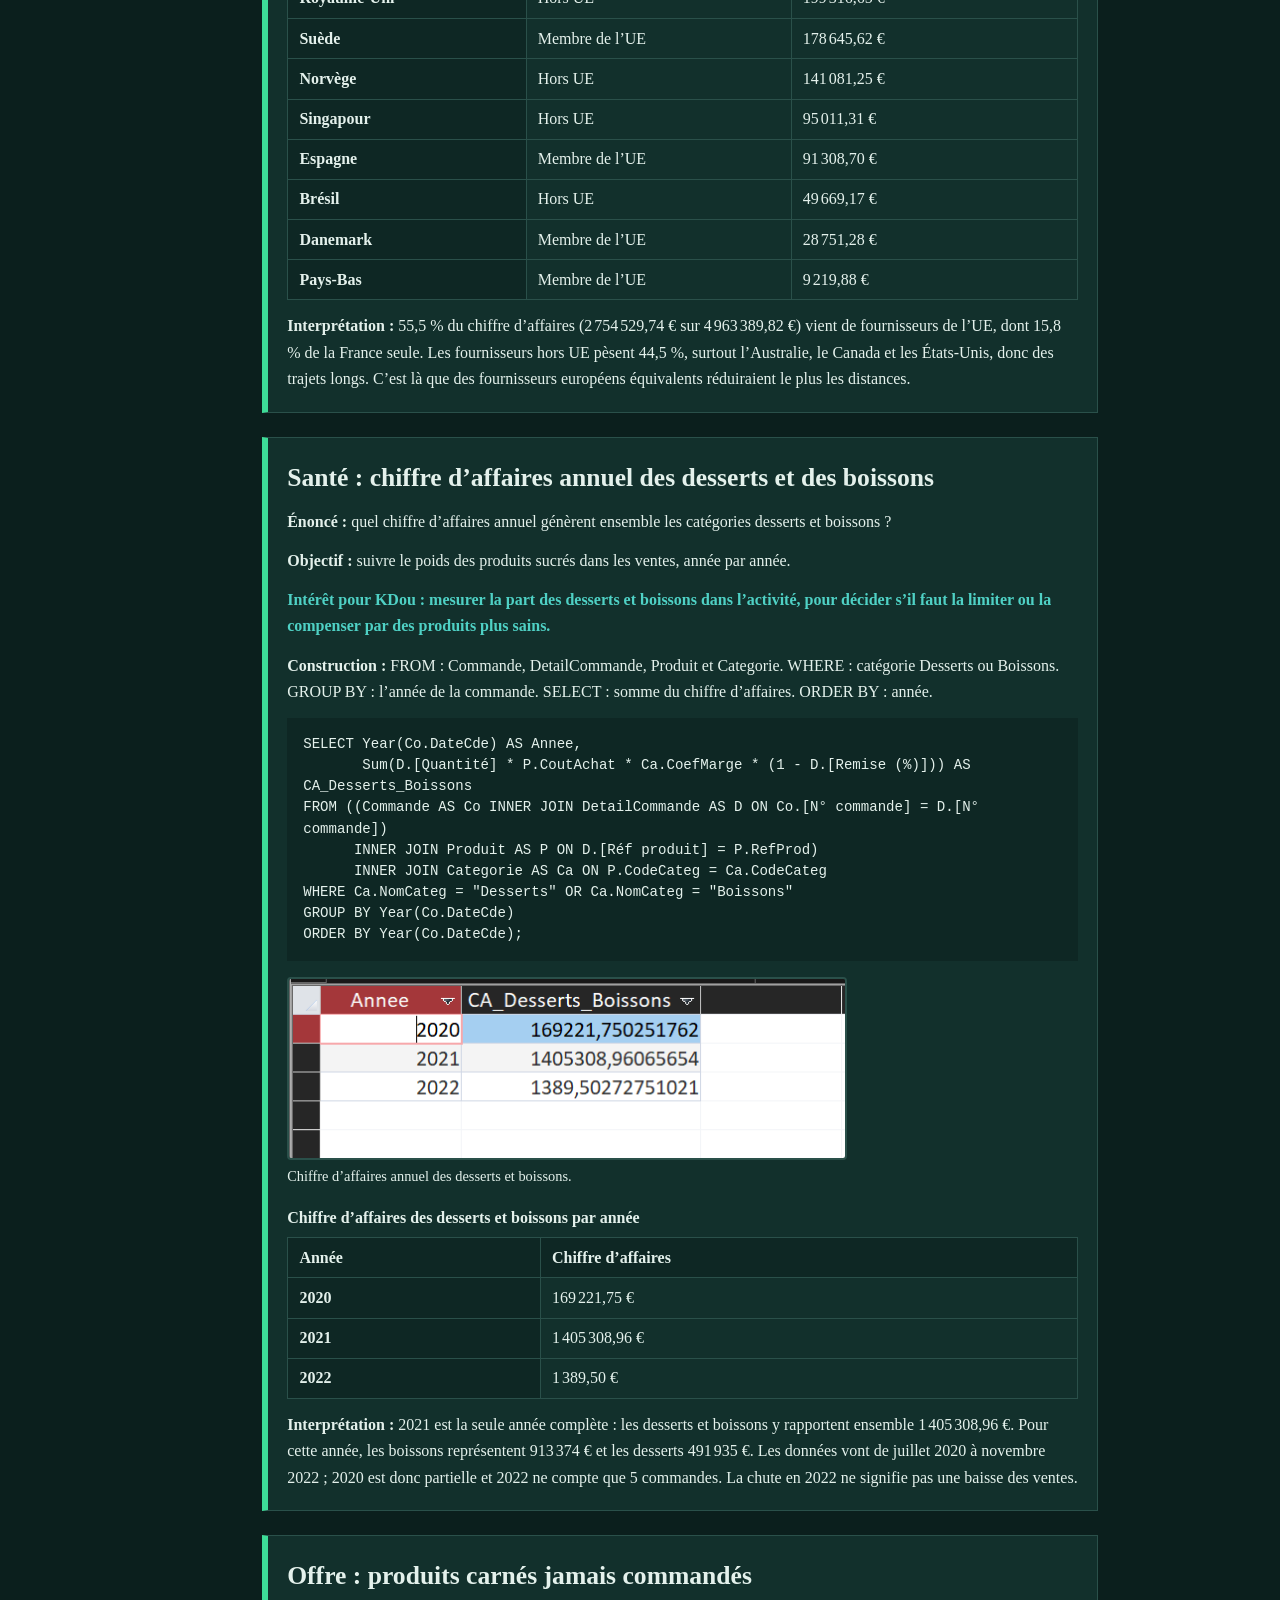
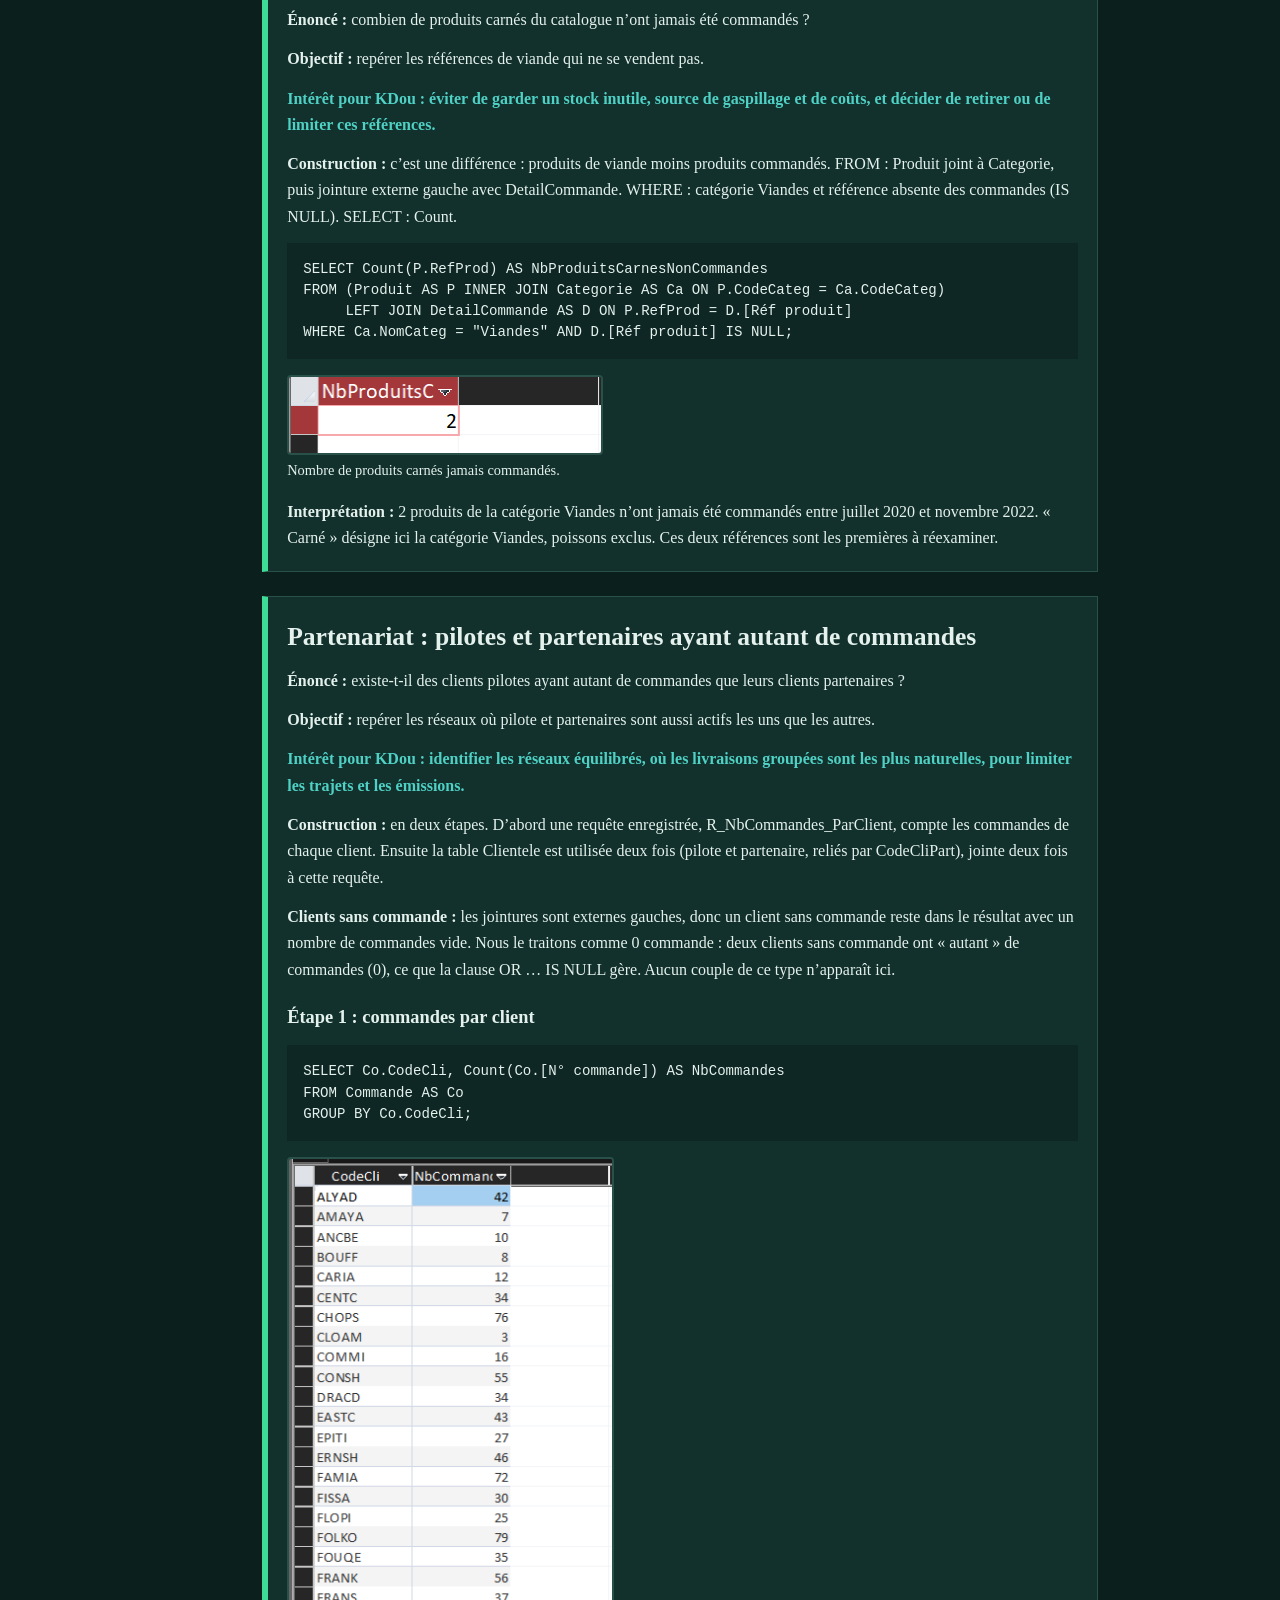
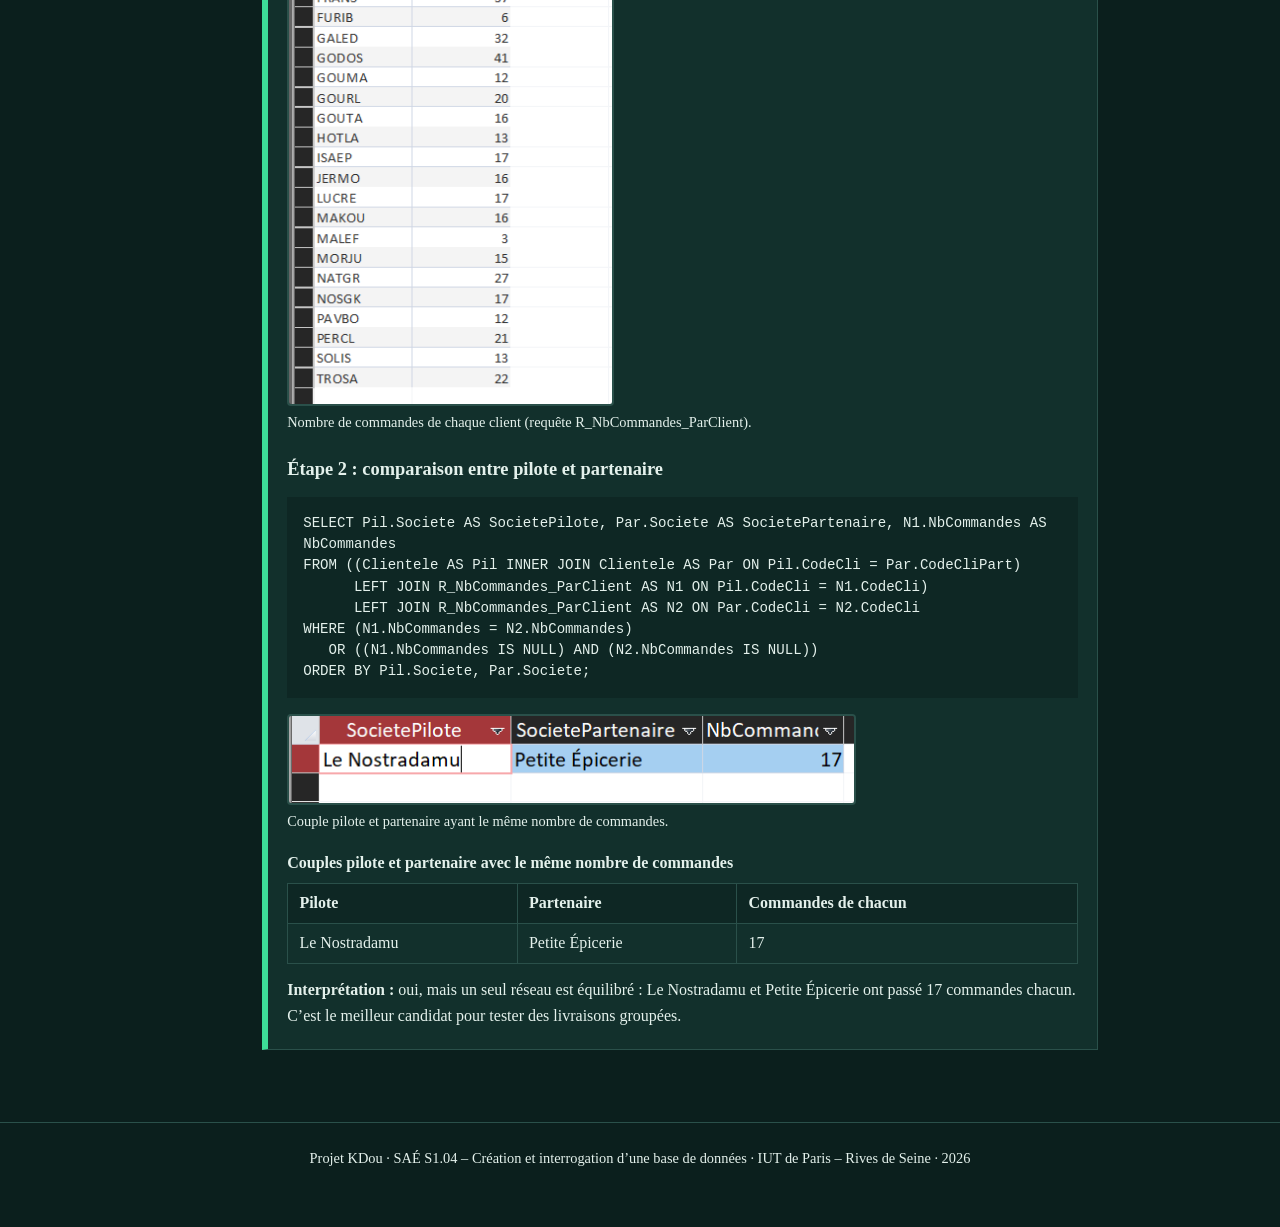
<file: indicateurs.html>
<!DOCTYPE html>

<html lang="fr">
<head>
    <meta charset="utf-8"/>
    <meta content="width=device-width, initial-scale=1" name="viewport"/>
    <title>Indicateurs collectifs | KDou</title>
    <meta name="description"
          content="KDou : rapport de SAÉ sur la base de données, les requêtes SQL et les indicateurs commerciaux."/>
    <link href="assets/css/style.css" rel="stylesheet"/>
</head>
<body>
<a class="lien-evitement" href="#contenu">Aller au contenu principal</a>
<div class="page">
    <header>
        <p class="projet">SAÉ S1.04 · BUT Informatique · Groupe 109</p>
        <h1>Indicateurs collectifs</h1>
        <p>Origine des ventes, santé, offre commerciale et partenariat entre clients : quatre indicateurs pour guider
            KDou.</p>
    </header>
    <nav aria-label="Navigation principale">
        <ul>
            <li><a href="index.html">Accueil</a></li>
            <li><a href="contexte.html">Contexte et base</a></li>
            <li><a href="exploration.html">Exploration</a></li>
            <li><a class="courant" aria-current="page" href="indicateurs.html">Indicateurs collectifs</a></li>
            <li><a href="personnels.html">Indicateurs personnels</a></li>
            <li><a href="qualite.html">Qualité des données</a></li>
            <li><a href="conclusion.html">Conclusion</a></li>
        </ul>
    </nav>
    <main id="contenu">
        <p>Quatre indicateurs mesurent l’origine des ventes, la santé, l’offre et les réseaux de clients. Ils s’appuient
            sur la formule du chiffre d’affaires : <code>quantité × coût d’achat × coefficient de marge × (1 −
                remise)</code>, avec une remise stockée en fraction.</p>
        <article class="carte"><h2>Origine : chiffre d’affaires avec les fournisseurs de l’UE</h2>
            <p><strong>Énoncé :</strong> quel est le chiffre d’affaires total généré à ce jour avec les fournisseurs
                situés dans l’Union européenne ?</p>
            <p><strong>Objectif :</strong> mesurer la part des ventes qui repose sur des approvisionnements européens,
                donc potentiellement plus proches.</p>
            <p class="interet"><strong>Intérêt pour KDou :</strong> savoir quelle part de l’activité dépend de
                fournisseurs de l’UE et où des achats plus proches seraient possibles, pour réduire les distances de
                transport.</p>
            <p><strong>Construction :</strong> FROM : DetailCommande, Produit, Categorie, Fournisseur et Pays. WHERE :
                la colonne UE du pays vaut "Membre" (l’autre valeur est "Hors"). SELECT : somme du chiffre d’affaires de
                chaque ligne. La France est membre de l’UE : elle est incluse.</p>
            <pre><code>SELECT Sum(D.[Quantité] * P.CoutAchat * Ca.CoefMarge * (1 - D.[Remise (%)])) AS CA_Fournisseurs_UE
FROM (((DetailCommande AS D INNER JOIN Produit AS P ON D.[Réf produit] = P.RefProd)
      INNER JOIN Categorie AS Ca ON P.CodeCateg = Ca.CodeCateg)
      INNER JOIN Fournisseur AS F ON P.NoFour = F.NoFour)
      INNER JOIN Pays AS Pa ON F.NoPays = Pa.NoPays
WHERE Pa.UE = "Membre";</code></pre>
            <figure><img alt="Résultat Access : chiffre d’affaires avec les fournisseurs de l’UE" height="130"
                         src="assets/images/resultat_indicateur_2.png" width="311"/>
                <figcaption>Chiffre d’affaires total avec les fournisseurs de l’UE : 2 754 529,74 €.</figcaption>
            </figure>
            <div class="defile">
                <table>
                    <caption>Chiffre d’affaires selon l’origine des fournisseurs</caption>
                    <thead>
                    <tr>
                        <th scope="col">Origine</th>
                        <th scope="col">Chiffre d’affaires</th>
                        <th scope="col">Part du total</th>
                    </tr>
                    </thead>
                    <tbody>
                    <tr>
                        <th scope="row">UE (France incluse)</th>
                        <td>2 754 529,74 €</td>
                        <td>55,5 %</td>
                    </tr>
                    <tr>
                        <th scope="row">dont France</th>
                        <td>782 955,62 €</td>
                        <td>15,8 %</td>
                    </tr>
                    <tr>
                        <th scope="row">Hors UE</th>
                        <td>2 208 860,08 €</td>
                        <td>44,5 %</td>
                    </tr>
                    </tbody>
                </table>
            </div>
            <div class="defile">
                <table>
                    <caption>Détail du chiffre d’affaires par pays du fournisseur</caption>
                    <thead>
                    <tr>
                        <th scope="col">Pays</th>
                        <th scope="col">Statut</th>
                        <th scope="col">Chiffre d’affaires</th>
                    </tr>
                    </thead>
                    <tbody>
                    <tr>
                        <th scope="row">Allemagne</th>
                        <td>Membre de l’UE</td>
                        <td>874 354,40 €</td>
                    </tr>
                    <tr>
                        <th scope="row">France</th>
                        <td>Membre de l’UE</td>
                        <td>782 955,62 €</td>
                    </tr>
                    <tr>
                        <th scope="row">Australie</th>
                        <td>Hors UE</td>
                        <td>657 683,01 €</td>
                    </tr>
                    <tr>
                        <th scope="row">Italie</th>
                        <td>Membre de l’UE</td>
                        <td>582 104,68 €</td>
                    </tr>
                    <tr>
                        <th scope="row">Canada</th>
                        <td>Hors UE</td>
                        <td>484 957,09 €</td>
                    </tr>
                    <tr>
                        <th scope="row">États-Unis</th>
                        <td>Hors UE</td>
                        <td>344 411,22 €</td>
                    </tr>
                    <tr>
                        <th scope="row">Japon</th>
                        <td>Hors UE</td>
                        <td>236 730,37 €</td>
                    </tr>
                    <tr>
                        <th scope="row">Finlande</th>
                        <td>Membre de l’UE</td>
                        <td>207 189,57 €</td>
                    </tr>
                    <tr>
                        <th scope="row">Royaume-Uni</th>
                        <td>Hors UE</td>
                        <td>199 316,65 €</td>
                    </tr>
                    <tr>
                        <th scope="row">Suède</th>
                        <td>Membre de l’UE</td>
                        <td>178 645,62 €</td>
                    </tr>
                    <tr>
                        <th scope="row">Norvège</th>
                        <td>Hors UE</td>
                        <td>141 081,25 €</td>
                    </tr>
                    <tr>
                        <th scope="row">Singapour</th>
                        <td>Hors UE</td>
                        <td>95 011,31 €</td>
                    </tr>
                    <tr>
                        <th scope="row">Espagne</th>
                        <td>Membre de l’UE</td>
                        <td>91 308,70 €</td>
                    </tr>
                    <tr>
                        <th scope="row">Brésil</th>
                        <td>Hors UE</td>
                        <td>49 669,17 €</td>
                    </tr>
                    <tr>
                        <th scope="row">Danemark</th>
                        <td>Membre de l’UE</td>
                        <td>28 751,28 €</td>
                    </tr>
                    <tr>
                        <th scope="row">Pays-Bas</th>
                        <td>Membre de l’UE</td>
                        <td>9 219,88 €</td>
                    </tr>
                    </tbody>
                </table>
            </div>
            <p><strong>Interprétation :</strong> 55,5 % du chiffre d’affaires (2 754 529,74 € sur 4 963 389,82 €) vient
                de fournisseurs de l’UE, dont 15,8 % de la France seule. Les fournisseurs hors UE pèsent 44,5 %, surtout
                l’Australie, le Canada et les États-Unis, donc des trajets longs. C’est là que des fournisseurs
                européens équivalents réduiraient le plus les distances.</p></article>
        <article class="carte"><h2>Santé : chiffre d’affaires annuel des desserts et des boissons</h2>
            <p><strong>Énoncé :</strong> quel chiffre d’affaires annuel génèrent ensemble les catégories desserts et
                boissons ?</p>
            <p><strong>Objectif :</strong> suivre le poids des produits sucrés dans les ventes, année par année.</p>
            <p class="interet"><strong>Intérêt pour KDou :</strong> mesurer la part des desserts et boissons dans
                l’activité, pour décider s’il faut la limiter ou la compenser par des produits plus sains.</p>
            <p><strong>Construction :</strong> FROM : Commande, DetailCommande, Produit et Categorie. WHERE : catégorie
                Desserts ou Boissons. GROUP BY : l’année de la commande. SELECT : somme du chiffre d’affaires. ORDER BY
                : année.</p>
            <pre><code>SELECT Year(Co.DateCde) AS Annee,
       Sum(D.[Quantité] * P.CoutAchat * Ca.CoefMarge * (1 - D.[Remise (%)])) AS CA_Desserts_Boissons
FROM ((Commande AS Co INNER JOIN DetailCommande AS D ON Co.[N° commande] = D.[N° commande])
      INNER JOIN Produit AS P ON D.[Réf produit] = P.RefProd)
      INNER JOIN Categorie AS Ca ON P.CodeCateg = Ca.CodeCateg
WHERE Ca.NomCateg = "Desserts" OR Ca.NomCateg = "Boissons"
GROUP BY Year(Co.DateCde)
ORDER BY Year(Co.DateCde);</code></pre>
            <figure><img alt="Résultat Access : chiffre d’affaires annuel des desserts et boissons" height="180"
                         src="assets/images/resultat_indicateur_3.png" width="560"/>
                <figcaption>Chiffre d’affaires annuel des desserts et boissons.</figcaption>
            </figure>
            <div class="defile">
                <table>
                    <caption>Chiffre d’affaires des desserts et boissons par année</caption>
                    <thead>
                    <tr>
                        <th scope="col">Année</th>
                        <th scope="col">Chiffre d’affaires</th>
                    </tr>
                    </thead>
                    <tbody>
                    <tr>
                        <th scope="row">2020</th>
                        <td>169 221,75 €</td>
                    </tr>
                    <tr>
                        <th scope="row">2021</th>
                        <td>1 405 308,96 €</td>
                    </tr>
                    <tr>
                        <th scope="row">2022</th>
                        <td>1 389,50 €</td>
                    </tr>
                    </tbody>
                </table>
            </div>
            <p><strong>Interprétation :</strong> 2021 est la seule année complète : les desserts et boissons y
                rapportent ensemble 1 405 308,96 €. Pour cette année, les boissons représentent 913 374 € et les
                desserts
                491 935 €. Les données vont de juillet 2020 à novembre 2022 ; 2020 est donc partielle et 2022 ne compte
                que 5 commandes. La chute en 2022 ne signifie pas une baisse des ventes.</p></article>
        <article class="carte"><h2>Offre : produits carnés jamais commandés</h2>
            <p><strong>Énoncé :</strong> combien de produits carnés du catalogue n’ont jamais été commandés ?</p>
            <p><strong>Objectif :</strong> repérer les références de viande qui ne se vendent pas.</p>
            <p class="interet"><strong>Intérêt pour KDou :</strong> éviter de garder un stock inutile, source de
                gaspillage et de coûts, et décider de retirer ou de limiter ces références.</p>
            <p><strong>Construction :</strong> c’est une différence : produits de viande moins produits commandés. FROM
                : Produit joint à Categorie, puis jointure externe gauche avec DetailCommande. WHERE : catégorie Viandes
                et référence absente des commandes (IS NULL). SELECT : Count.</p>
            <pre><code>SELECT Count(P.RefProd) AS NbProduitsCarnesNonCommandes
FROM (Produit AS P INNER JOIN Categorie AS Ca ON P.CodeCateg = Ca.CodeCateg)
     LEFT JOIN DetailCommande AS D ON P.RefProd = D.[Réf produit]
WHERE Ca.NomCateg = "Viandes" AND D.[Réf produit] IS NULL;</code></pre>
            <figure><img alt="Résultat Access : nombre de produits carnés jamais commandés" height="76"
                         src="assets/images/resultat_indicateur_4.png" width="316"/>
                <figcaption>Nombre de produits carnés jamais commandés.</figcaption>
            </figure>
            <p><strong>Interprétation :</strong> 2 produits de la catégorie Viandes n’ont jamais été commandés entre
                juillet 2020 et novembre 2022. « Carné » désigne ici la catégorie Viandes, poissons exclus. Ces deux
                références sont les premières à réexaminer.</p></article>
        <article class="carte"><h2>Partenariat : pilotes et partenaires ayant autant de commandes</h2>
            <p><strong>Énoncé :</strong> existe-t-il des clients pilotes ayant autant de commandes que leurs clients
                partenaires ?</p>
            <p><strong>Objectif :</strong> repérer les réseaux où pilote et partenaires sont aussi actifs les uns que
                les autres.</p>
            <p class="interet"><strong>Intérêt pour KDou :</strong> identifier les réseaux équilibrés, où les livraisons
                groupées sont les plus naturelles, pour limiter les trajets et les émissions.</p>
            <p><strong>Construction :</strong> en deux étapes. D’abord une requête enregistrée, R_NbCommandes_ParClient,
                compte les commandes de chaque client. Ensuite la table Clientele est utilisée deux fois (pilote et
                partenaire, reliés par CodeCliPart), jointe deux fois à cette requête.</p>
            <p><strong>Clients sans commande :</strong> les jointures sont externes gauches, donc un client sans
                commande reste dans le résultat avec un nombre de commandes vide. Nous le traitons comme 0 commande :
                deux clients sans commande ont « autant » de commandes (0), ce que la clause OR … IS NULL gère. Aucun
                couple de ce type n’apparaît ici.</p>
            <h3>Étape 1 : commandes par client</h3>
            <pre><code>SELECT Co.CodeCli, Count(Co.[N° commande]) AS NbCommandes
FROM Commande AS Co
GROUP BY Co.CodeCli;</code></pre>
            <figure><img alt="Résultat Access : nombre de commandes de chaque client" height="856"
                         src="assets/images/resultat_nb_commandes.png" width="327"/>
                <figcaption>Nombre de commandes de chaque client (requête R_NbCommandes_ParClient).</figcaption>
            </figure>
            <h3>Étape 2 : comparaison entre pilote et partenaire</h3>
            <pre><code>SELECT Pil.Societe AS SocietePilote, Par.Societe AS SocietePartenaire, N1.NbCommandes AS NbCommandes
FROM ((Clientele AS Pil INNER JOIN Clientele AS Par ON Pil.CodeCli = Par.CodeCliPart)
      LEFT JOIN R_NbCommandes_ParClient AS N1 ON Pil.CodeCli = N1.CodeCli)
      LEFT JOIN R_NbCommandes_ParClient AS N2 ON Par.CodeCli = N2.CodeCli
WHERE (N1.NbCommandes = N2.NbCommandes)
   OR ((N1.NbCommandes IS NULL) AND (N2.NbCommandes IS NULL))
ORDER BY Pil.Societe, Par.Societe;</code></pre>
            <figure><img alt="Résultat Access : couple pilote et partenaire ayant autant de commandes" height="88"
                         src="assets/images/resultat_indicateur_5.png" width="569"/>
                <figcaption>Couple pilote et partenaire ayant le même nombre de commandes.</figcaption>
            </figure>
            <div class="defile">
                <table>
                    <caption>Couples pilote et partenaire avec le même nombre de commandes</caption>
                    <thead>
                    <tr>
                        <th scope="col">Pilote</th>
                        <th scope="col">Partenaire</th>
                        <th scope="col">Commandes de chacun</th>
                    </tr>
                    </thead>
                    <tbody>
                    <tr>
                        <td>Le Nostradamu</td>
                        <td>Petite Épicerie</td>
                        <td>17</td>
                    </tr>
                    </tbody>
                </table>
            </div>
            <p><strong>Interprétation :</strong> oui, mais un seul réseau est équilibré : Le Nostradamu et Petite
                Épicerie ont passé 17 commandes chacun. C’est le meilleur candidat pour tester des livraisons groupées.
            </p></article>
    </main>
    <footer>Projet KDou · SAÉ S1.04 – Création et interrogation d’une base de données · IUT de Paris – Rives de Seine ·
        2026
    </footer>
</div>
</body>
</html>
</file>
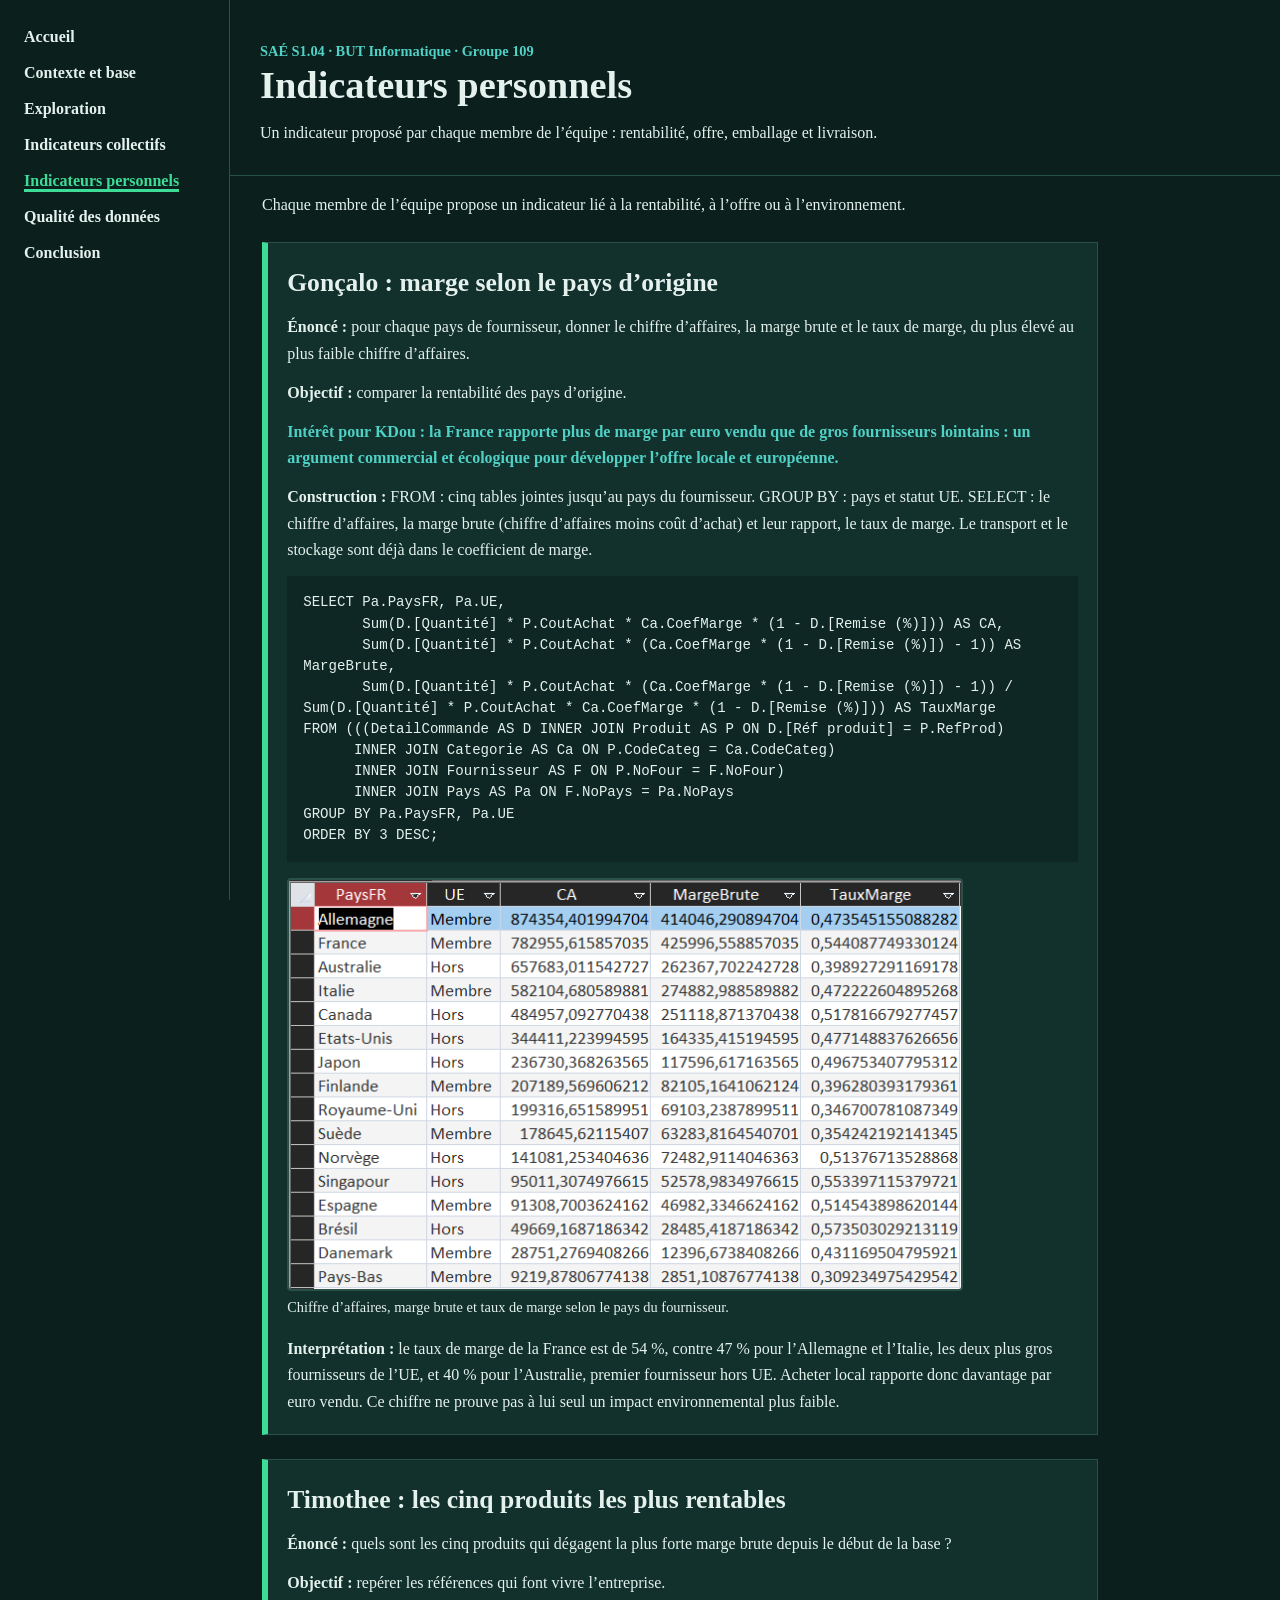
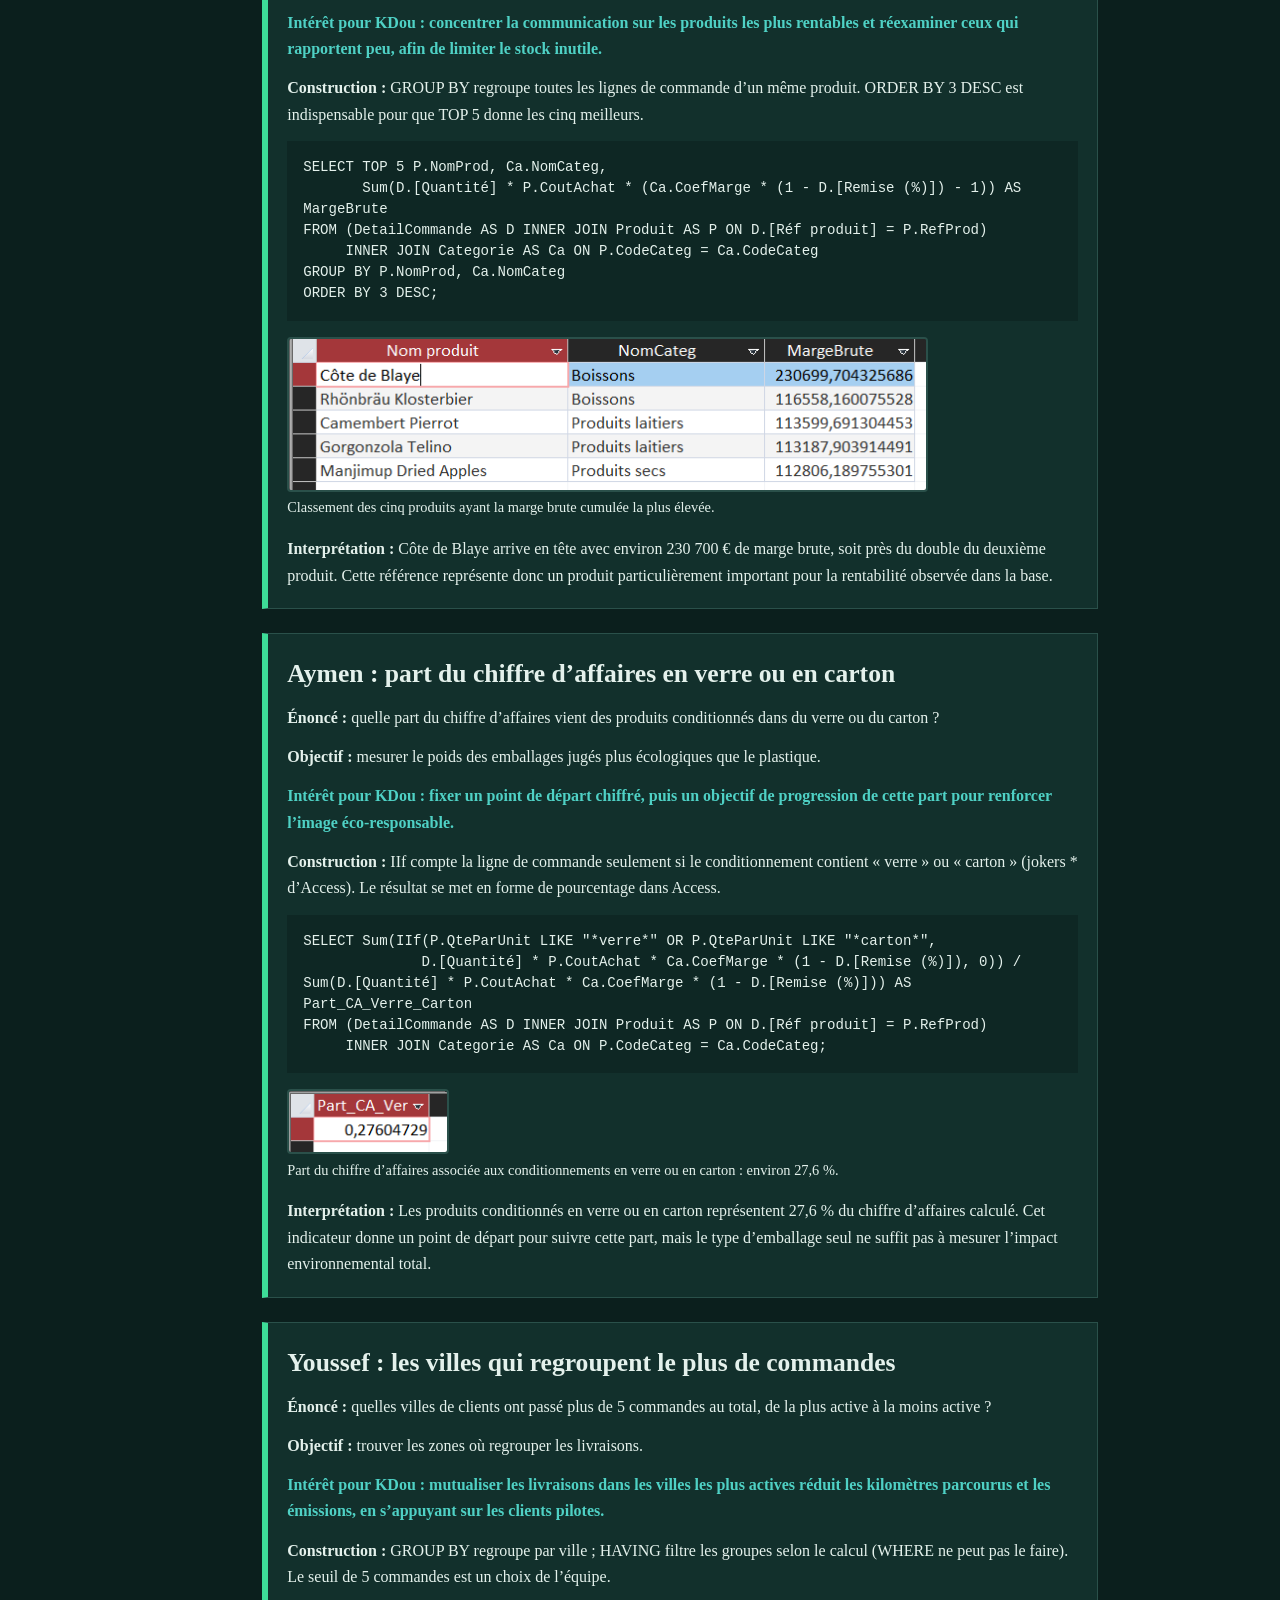
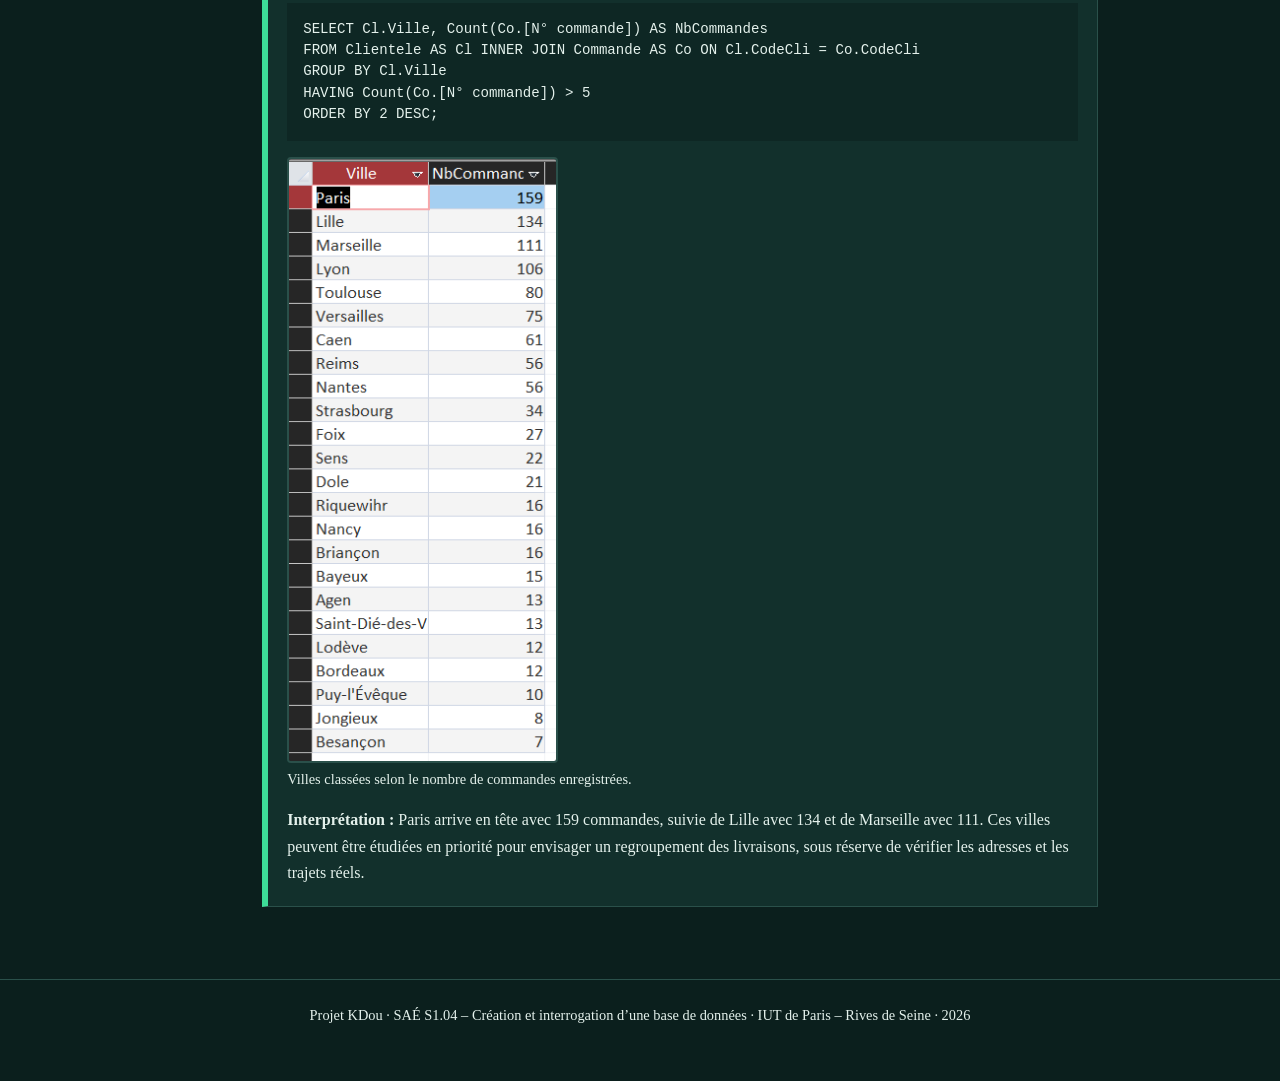
<file: personnels.html>
<!DOCTYPE html>


<html lang="fr">
<head>
    <meta charset="utf-8"/>
    <meta content="width=device-width, initial-scale=1" name="viewport"/>
    <title>Indicateurs personnels | KDou</title>
    <meta name="description"
          content="Présentation des indicateurs personnels de l’équipe KDou et interprétation des résultats Access."/>
    <link href="assets/css/style.css" rel="stylesheet"/>
</head>
<body>
<a class="lien-evitement" href="#contenu">Aller au contenu principal</a>
<div class="page">
    <header>
        <p class="projet">SAÉ S1.04 · BUT Informatique · Groupe 109</p>
        <h1>Indicateurs personnels</h1>
        <p>Un indicateur proposé par chaque membre de l’équipe : rentabilité, offre, emballage et livraison.</p>
    </header>
    <nav aria-label="Navigation principale">
        <ul>
            <li><a href="index.html">Accueil</a></li>
            <li><a href="contexte.html">Contexte et base</a></li>
            <li><a href="exploration.html">Exploration</a></li>
            <li><a href="indicateurs.html">Indicateurs collectifs</a></li>
            <li><a class="courant" aria-current="page" href="personnels.html">Indicateurs personnels</a></li>
            <li><a href="qualite.html">Qualité des données</a></li>
            <li><a href="conclusion.html">Conclusion</a></li>
        </ul>
    </nav>
    <main id="contenu">
        <p>Chaque membre de l’équipe propose un indicateur lié à la rentabilité, à l’offre ou à l’environnement.</p>
        <article class="carte"><h2>Gonçalo : marge selon le pays d’origine</h2>
            <p><strong>Énoncé :</strong> pour chaque pays de fournisseur, donner le chiffre d’affaires, la marge brute
                et le taux de marge, du plus élevé au plus faible chiffre d’affaires.</p>
            <p><strong>Objectif :</strong> comparer la rentabilité des pays d’origine.</p>
            <p class="interet"><strong>Intérêt pour KDou :</strong> la France rapporte plus de marge par euro vendu que
                de gros fournisseurs lointains : un argument commercial et écologique pour développer l’offre locale et
                européenne.</p>
            <p><strong>Construction :</strong> FROM : cinq tables jointes jusqu’au pays du fournisseur. GROUP BY : pays
                et statut UE. SELECT : le chiffre d’affaires, la marge brute (chiffre d’affaires moins coût d’achat) et
                leur rapport, le taux de marge. Le transport et le stockage sont déjà dans le coefficient de marge.</p>
            <pre><code>SELECT Pa.PaysFR, Pa.UE,
       Sum(D.[Quantité] * P.CoutAchat * Ca.CoefMarge * (1 - D.[Remise (%)])) AS CA,
       Sum(D.[Quantité] * P.CoutAchat * (Ca.CoefMarge * (1 - D.[Remise (%)]) - 1)) AS MargeBrute,
       Sum(D.[Quantité] * P.CoutAchat * (Ca.CoefMarge * (1 - D.[Remise (%)]) - 1)) / Sum(D.[Quantité] * P.CoutAchat * Ca.CoefMarge * (1 - D.[Remise (%)])) AS TauxMarge
FROM (((DetailCommande AS D INNER JOIN Produit AS P ON D.[Réf produit] = P.RefProd)
      INNER JOIN Categorie AS Ca ON P.CodeCateg = Ca.CodeCateg)
      INNER JOIN Fournisseur AS F ON P.NoFour = F.NoFour)
      INNER JOIN Pays AS Pa ON F.NoPays = Pa.NoPays
GROUP BY Pa.PaysFR, Pa.UE
ORDER BY 3 DESC;</code></pre>
            <figure><img alt="Résultat Access : chiffre d’affaires, marge brute et taux de marge par pays fournisseur"
                         height="412"
                         src="assets/images/resultat_indicateur_personnel.png" width="676"/>
                <figcaption>Chiffre d’affaires, marge brute et taux de marge selon le pays du fournisseur.</figcaption>
            </figure>
            <p><strong>Interprétation :</strong> le taux de marge de la France est de 54 %, contre 47 % pour l’Allemagne
                et l’Italie, les deux plus gros fournisseurs de l’UE, et 40 % pour l’Australie, premier fournisseur hors
                UE. Acheter local rapporte donc davantage par euro vendu. Ce chiffre ne prouve pas à lui seul un impact
                environnemental plus faible.</p></article>
        <article class="carte"><h2>Timothee : les cinq produits les plus rentables</h2>
            <p><strong>Énoncé :</strong> quels sont les cinq produits qui dégagent la plus forte marge brute depuis le
                début de la base ?</p>
            <p><strong>Objectif :</strong> repérer les références qui font vivre l’entreprise.</p>
            <p class="interet"><strong>Intérêt pour KDou :</strong> concentrer la communication sur les produits les
                plus rentables et réexaminer ceux qui rapportent peu, afin de limiter le stock inutile.</p>
            <p><strong>Construction :</strong> GROUP BY regroupe toutes les lignes de commande d’un même produit. ORDER
                BY 3 DESC est indispensable pour que TOP 5 donne les cinq meilleurs.</p>
            <pre><code>SELECT TOP 5 P.NomProd, Ca.NomCateg,
       Sum(D.[Quantité] * P.CoutAchat * (Ca.CoefMarge * (1 - D.[Remise (%)]) - 1)) AS MargeBrute
FROM (DetailCommande AS D INNER JOIN Produit AS P ON D.[Réf produit] = P.RefProd)
     INNER JOIN Categorie AS Ca ON P.CodeCateg = Ca.CodeCateg
GROUP BY P.NomProd, Ca.NomCateg
ORDER BY 3 DESC;</code></pre>
            <figure><img alt="Résultat Access : les cinq produits qui dégagent la marge brute la plus élevée"
                         width="641" height="152"
                         src="assets/images/resultat_indicateur_personnel_2.png"/>
                <figcaption>Classement des cinq produits ayant la marge brute cumulée la plus élevée.</figcaption>
            </figure>
            <p><strong>Interprétation :</strong> Côte de Blaye arrive en tête avec environ 230 700 € de marge brute,
                soit près du double du deuxième produit. Cette référence représente donc un produit particulièrement
                important pour la rentabilité observée dans la base.</p>
        </article>
        <article class="carte"><h2>Aymen : part du chiffre d’affaires en verre ou en carton</h2>
            <p><strong>Énoncé :</strong> quelle part du chiffre d’affaires vient des produits conditionnés dans du verre
                ou du carton ?</p>
            <p><strong>Objectif :</strong> mesurer le poids des emballages jugés plus écologiques que le plastique.</p>
            <p class="interet"><strong>Intérêt pour KDou :</strong> fixer un point de départ chiffré, puis un objectif
                de progression de cette part pour renforcer l’image éco-responsable.</p>
            <p><strong>Construction :</strong> IIf compte la ligne de commande seulement si le conditionnement contient
                « verre » ou « carton » (jokers * d’Access). Le résultat se met en forme de pourcentage dans Access.</p>
            <pre><code>SELECT Sum(IIf(P.QteParUnit LIKE "*verre*" OR P.QteParUnit LIKE "*carton*",
              D.[Quantité] * P.CoutAchat * Ca.CoefMarge * (1 - D.[Remise (%)]), 0)) / Sum(D.[Quantité] * P.CoutAchat * Ca.CoefMarge * (1 - D.[Remise (%)])) AS Part_CA_Verre_Carton
FROM (DetailCommande AS D INNER JOIN Produit AS P ON D.[Réf produit] = P.RefProd)
     INNER JOIN Categorie AS Ca ON P.CodeCateg = Ca.CodeCateg;</code></pre>
            <figure><img
                    alt="Résultat Access : part du chiffre d’affaires liée aux produits conditionnés en verre ou en carton"
                    width="162" height="62"
                    src="assets/images/resultat_indicateur_personnel_3.png"/>
                <figcaption>Part du chiffre d’affaires associée aux conditionnements en verre ou en carton : environ
                    27,6 %.
                </figcaption>
            </figure>
            <p><strong>Interprétation :</strong> Les produits conditionnés en verre ou en carton représentent 27,6 % du
                chiffre d’affaires calculé. Cet indicateur donne un point de départ pour suivre cette part, mais le type
                d’emballage seul ne suffit pas à mesurer l’impact environnemental total.</p>
        </article>

        <article class="carte"><h2>Youssef : les villes qui regroupent le plus de commandes</h2>
            <p><strong>Énoncé :</strong> quelles villes de clients ont passé plus de 5 commandes au total, de la plus
                active à la moins active ?</p>
            <p><strong>Objectif :</strong> trouver les zones où regrouper les livraisons.</p>
            <p class="interet"><strong>Intérêt pour KDou :</strong> mutualiser les livraisons dans les villes les plus
                actives réduit les kilomètres parcourus et les émissions, en s’appuyant sur les clients pilotes.</p>
            <p><strong>Construction :</strong> GROUP BY regroupe par ville ; HAVING filtre les groupes selon le calcul
                (WHERE ne peut pas le faire). Le seuil de 5 commandes est un choix de l’équipe.</p>
            <pre><code>SELECT Cl.Ville, Count(Co.[N° commande]) AS NbCommandes
FROM Clientele AS Cl INNER JOIN Commande AS Co ON Cl.CodeCli = Co.CodeCli
GROUP BY Cl.Ville
HAVING Count(Co.[N° commande]) &gt; 5
ORDER BY 2 DESC;</code></pre>
            <figure><img alt="Résultat Access : villes dont les clients ont passé plus de cinq commandes" width="271"
                         height="611"
                         src="assets/images/resultat_indicateur_personnel_4.png"/>
                <figcaption>Villes classées selon le nombre de commandes enregistrées.</figcaption>
            </figure>
            <p><strong>Interprétation :</strong> Paris arrive en tête avec 159 commandes, suivie de Lille avec 134 et de
                Marseille avec 111. Ces villes peuvent être étudiées en priorité pour envisager un regroupement des
                livraisons, sous réserve de vérifier les adresses et les trajets réels.</p>
        </article>

    </main>
    <footer>Projet KDou · SAÉ S1.04 – Création et interrogation d’une base de données · IUT de Paris – Rives de Seine ·
        2026
    </footer>
</div>
</body>
</html>
</file>
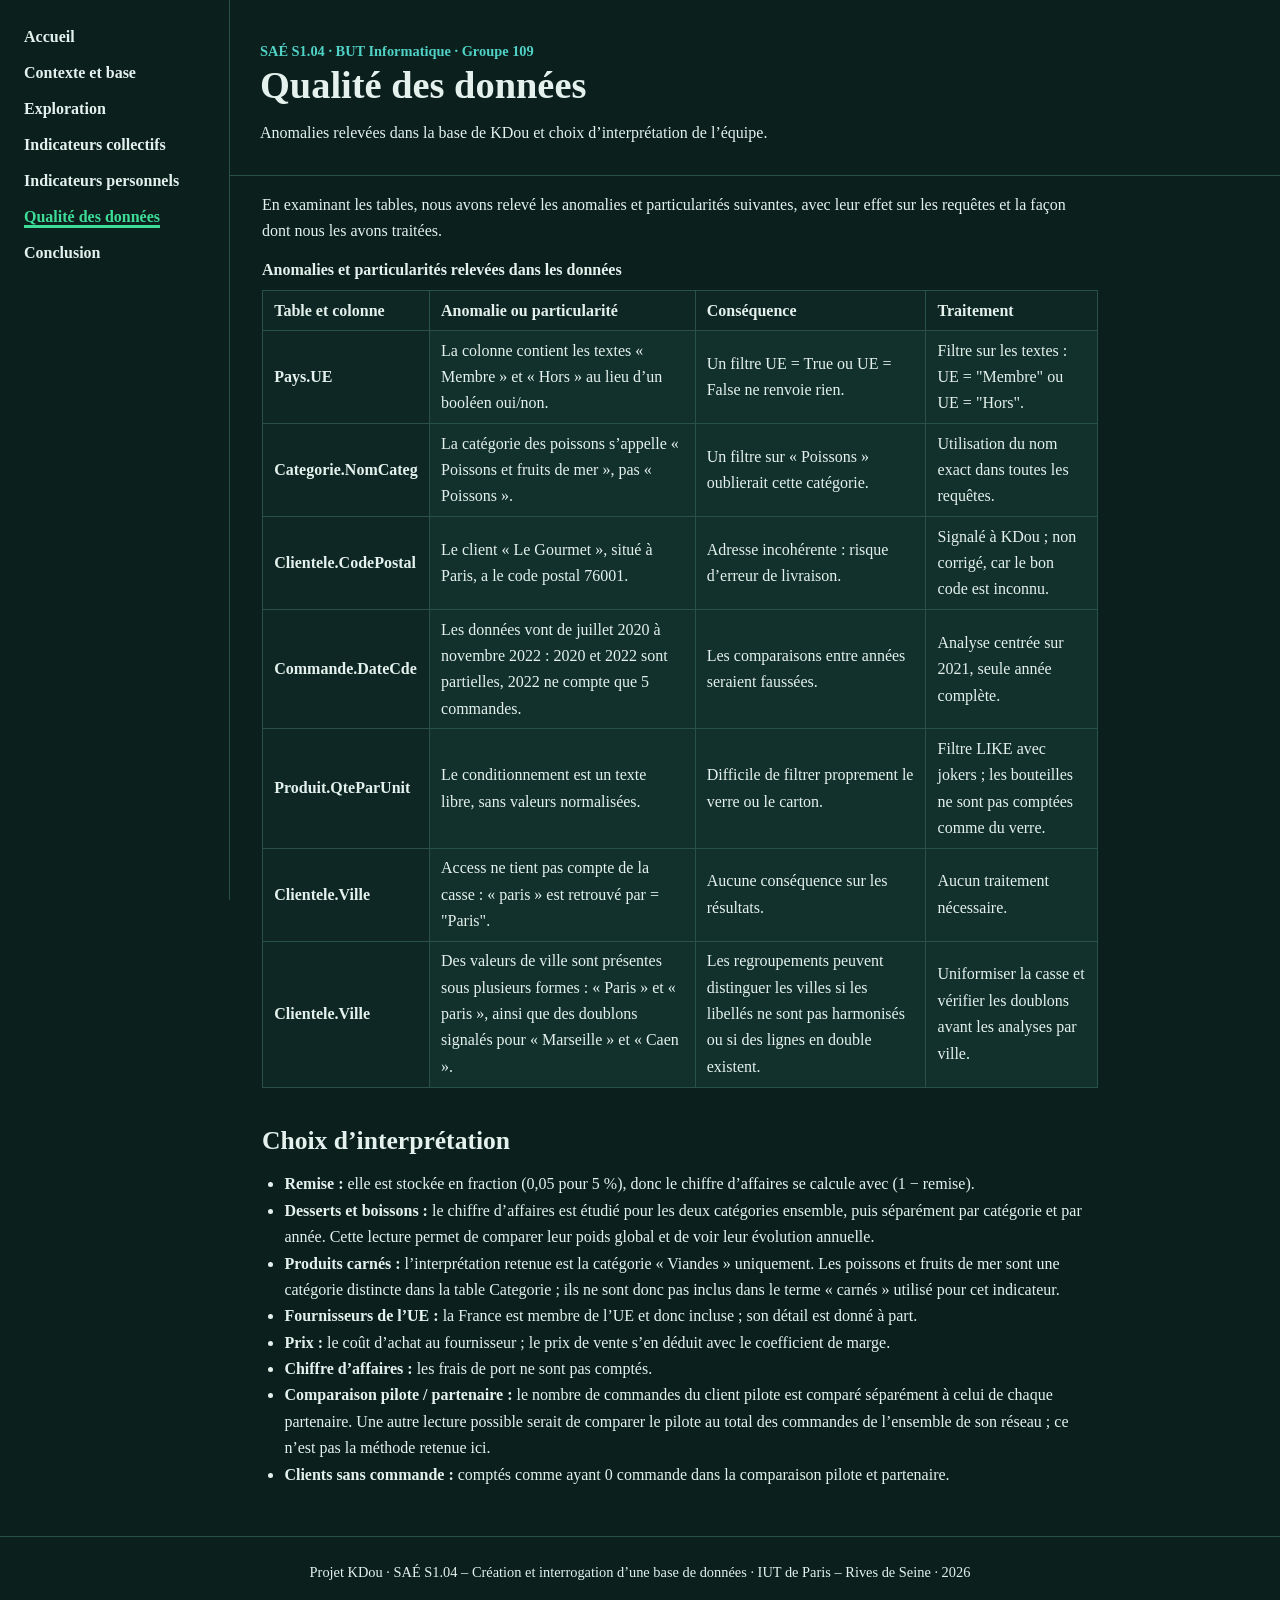
<file: qualite.html>
<!DOCTYPE html>

<html lang="fr">
<head>
    <meta charset="utf-8"/>
    <meta content="width=device-width, initial-scale=1" name="viewport"/>
    <title>Qualité des données | KDou</title>
    <meta name="description"
          content="KDou : rapport de SAÉ sur la base de données, les requêtes SQL et les indicateurs commerciaux."/>
    <link href="assets/css/style.css" rel="stylesheet"/>
</head>
<body>
<a class="lien-evitement" href="#contenu">Aller au contenu principal</a>
<div class="page">
    <header>
        <p class="projet">SAÉ S1.04 · BUT Informatique · Groupe 109</p>
        <h1>Qualité des données</h1>
        <p>Anomalies relevées dans la base de KDou et choix d’interprétation de l’équipe.</p>
    </header>
    <nav aria-label="Navigation principale">
        <ul>
            <li><a href="index.html">Accueil</a></li>
            <li><a href="contexte.html">Contexte et base</a></li>
            <li><a href="exploration.html">Exploration</a></li>
            <li><a href="indicateurs.html">Indicateurs collectifs</a></li>
            <li><a href="personnels.html">Indicateurs personnels</a></li>
            <li><a class="courant" aria-current="page" href="qualite.html">Qualité des données</a></li>
            <li><a href="conclusion.html">Conclusion</a></li>
        </ul>
    </nav>
    <main id="contenu">
        <p>En examinant les tables, nous avons relevé les anomalies et particularités suivantes, avec leur effet sur les
            requêtes et la façon dont nous les avons traitées.</p>
        <div class="defile">
            <table>
                <caption>Anomalies et particularités relevées dans les données</caption>
                <thead>
                <tr>
                    <th scope="col">Table et colonne</th>
                    <th scope="col">Anomalie ou particularité</th>
                    <th scope="col">Conséquence</th>
                    <th scope="col">Traitement</th>
                </tr>
                </thead>
                <tbody>
                <tr>
                    <th scope="row">Pays.UE</th>
                    <td>La colonne contient les textes « Membre » et « Hors » au lieu d’un booléen oui/non.</td>
                    <td>Un filtre UE = True ou UE = False ne renvoie rien.</td>
                    <td>Filtre sur les textes : UE = "Membre" ou UE = "Hors".</td>
                </tr>
                <tr>
                    <th scope="row">Categorie.NomCateg</th>
                    <td>La catégorie des poissons s’appelle « Poissons et fruits de mer », pas « Poissons ».</td>
                    <td>Un filtre sur « Poissons » oublierait cette catégorie.</td>
                    <td>Utilisation du nom exact dans toutes les requêtes.</td>
                </tr>
                <tr>
                    <th scope="row">Clientele.CodePostal</th>
                    <td>Le client « Le Gourmet », situé à Paris, a le code postal 76001.</td>
                    <td>Adresse incohérente : risque d’erreur de livraison.</td>
                    <td>Signalé à KDou ; non corrigé, car le bon code est inconnu.</td>
                </tr>
                <tr>
                    <th scope="row">Commande.DateCde</th>
                    <td>Les données vont de juillet 2020 à novembre 2022 : 2020 et 2022 sont partielles, 2022 ne compte
                        que 5 commandes.
                    </td>
                    <td>Les comparaisons entre années seraient faussées.</td>
                    <td>Analyse centrée sur 2021, seule année complète.</td>
                </tr>
                <tr>
                    <th scope="row">Produit.QteParUnit</th>
                    <td>Le conditionnement est un texte libre, sans valeurs normalisées.</td>
                    <td>Difficile de filtrer proprement le verre ou le carton.</td>
                    <td>Filtre LIKE avec jokers ; les bouteilles ne sont pas comptées comme du verre.</td>
                </tr>
                <tr>
                    <th scope="row">Clientele.Ville</th>
                    <td>Access ne tient pas compte de la casse : « paris » est retrouvé par = "Paris".</td>
                    <td>Aucune conséquence sur les résultats.</td>
                    <td>Aucun traitement nécessaire.</td>
                </tr>
                <tr>
                    <th scope="row">Clientele.Ville</th>
                    <td>Des valeurs de ville sont présentes sous plusieurs formes : « Paris » et « paris », ainsi que
                        des doublons signalés pour « Marseille » et « Caen ».
                    </td>
                    <td>Les regroupements peuvent distinguer les villes si les libellés ne sont pas harmonisés ou si des
                        lignes en double existent.
                    </td>
                    <td>Uniformiser la casse et vérifier les doublons avant les analyses par ville.</td>
                </tr>
                </tbody>
            </table>
        </div>
        <h2>Choix d’interprétation</h2>
        <ul>
            <li><strong>Remise :</strong> elle est stockée en fraction (0,05 pour 5 %), donc le chiffre d’affaires se
                calcule avec (1 − remise).
            </li>
            <li><strong>Desserts et boissons :</strong> le chiffre d’affaires est étudié pour les deux catégories
                ensemble, puis séparément par catégorie et par année. Cette lecture permet de comparer leur poids global
                et de voir leur évolution annuelle.
            </li>
            <li><strong>Produits carnés :</strong> l’interprétation retenue est la catégorie « Viandes » uniquement. Les
                poissons et fruits de mer sont une catégorie distincte dans la table Categorie ; ils ne sont donc pas
                inclus dans le terme « carnés » utilisé pour cet indicateur.
            </li>
            <li><strong>Fournisseurs de l’UE :</strong> la France est membre de l’UE et donc incluse ; son détail est
                donné à part.
            </li>
            <li><strong>Prix :</strong> le coût d’achat au fournisseur ; le prix de vente s’en déduit avec le
                coefficient de marge.
            </li>
            <li><strong>Chiffre d’affaires :</strong> les frais de port ne sont pas comptés.</li>
            <li><strong>Comparaison pilote / partenaire :</strong> le nombre de commandes du client pilote est comparé
                séparément à celui de chaque partenaire. Une autre lecture possible serait de comparer le pilote au
                total des commandes de l’ensemble de son réseau ; ce n’est pas la méthode retenue ici.
            </li>
            <li><strong>Clients sans commande :</strong> comptés comme ayant 0 commande dans la comparaison pilote et
                partenaire.
            </li>
        </ul>
    </main>
    <footer>Projet KDou · SAÉ S1.04 – Création et interrogation d’une base de données · IUT de Paris – Rives de Seine ·
        2026
    </footer>
</div>
</body>
</html>
</file>
<file: assets/css/style.css>
/* Reset : on supprime les styles par défaut du navigateur */
*, *::before, *::after {
    box-sizing: border-box;
    margin: 0;
    padding: 0;
}

:root {
    --encre: #e4f1ec; /* texte principal */
    --fond: #0b1f1d; /* fond de page : vert très sombre */
    --carte: #12302c; /* cartes, tableaux */
    --vert: #3ddc97; /* accent principal : vert feuille */
    --bleu: #4fd1c5; /* accent secondaire : turquoise (liens) */
    --trait: #2a504a; /* bordures */
    --code: #0e2724; /* blocs SQL, en-têtes de tableau */
    color-scheme: dark;
}

body {
    font-family: Georgia, "Times New Roman", serif;
    line-height: 1.65;
    color: var(--encre);
    background: var(--fond);
}

a {
    color: var(--bleu);
}

/* Mise en page générale avec CSS Grid */
.page {
    display: grid;
    grid-template-columns: 230px 1fr;
    grid-template-areas:
    "entete entete"
    "menu contenu"
    "pied pied";
    min-height: 100vh;
}

header {
    grid-area: entete;
    padding: 2.5rem 2rem 1.8rem 260px;
    border-bottom: 1px solid var(--trait);
}

header .projet {
    font-size: 0.9rem;
    font-weight: bold;
    color: var(--bleu);
}

header h1 {
    font-size: 2.4rem;
    line-height: 1.12;
}

header p + p, header h1 + p {
    margin-top: 0.8rem;
    max-width: 62rem;
}

/* Équipe et listes de cartes de l’accueil */
.equipe {
    display: flex;
    flex-wrap: wrap;
    gap: 0.4rem 2rem;
    margin-top: 1rem;
    font-weight: bold;
}

.cartes {
    display: flex;
    flex-wrap: wrap;
    gap: 1rem;
    list-style: none;
    padding: 0;
    margin-top: 1rem;
}

.cartes li {
    width: 250px;
    flex-wrap: wrap;
    background: var(--carte);
    border: 1px solid var(--trait);
    border-top: 5px solid var(--vert);
    padding: 1rem;
}

.cartes a {
    font-weight: bold;
}

.cartes li strong, .cartes li a {
    display: block;
    margin-bottom: 0.4rem;
}

nav {
    grid-area: menu;
    position: fixed;
    top: 0;
    left: 0;
    width: 230px;
    height: 100vh;
    padding: 1.5rem;
    border-right: 1px solid var(--trait);
    background: var(--fond);
}

nav ul {
    display: flex;
    flex-direction: column;
    gap: 0.6rem;
    list-style: none;
    padding: 0;
}

nav a {
    text-decoration: none;
    color: var(--encre);
    font-weight: bold;
}

nav a:hover {
    color: var(--vert);
    text-decoration: underline;
}

nav a.courant {
    color: var(--vert);
    border-bottom: 3px solid var(--vert);
}

main {
    grid-area: contenu;
    padding: 1rem 2rem 3rem;
    max-width: 900px;
}

h2 {
    font-size: 1.6rem;
    margin: 2rem 0 0.6rem;
}

h3 {
    font-size: 1.15rem;
    margin: 1.2rem 0 0.4rem;
}

p + p, p + ul, p + ol, ul + p, ol + p, p + figure, figure + p {
    margin-top: 0.8rem;
}

ul, ol {
    padding-left: 1.4rem;
}

footer {
    grid-area: pied;
    padding: 1.5rem 2rem;
    border-top: 1px solid var(--trait);
    font-size: 0.9rem;
    text-align: center;
}

/* Fiches d’indicateurs */
.carte {
    background: var(--carte);
    border: 1px solid var(--trait);
    border-left: 6px solid var(--vert);
    padding: 1.2rem;
    margin: 1.5rem 0;
}

.cartes li strong {
    color: #e0b84c;
}

.carte h2 {
    margin-top: 0;
}

.interet {
    color: var(--bleu);
    font-weight: bold;
}

pre {
    background: var(--code);
    padding: 1rem;
    margin: 0.8rem 0;
    font-size: 0.88rem;
    line-height: 1.5;
    white-space: pre-wrap;
    overflow-wrap: anywhere;
}

code {
    font-family: Consolas, "Courier New", monospace;
}

figure {
    margin: 1rem 0;
}

figure img {
    display: block;
    max-width: 100%;
    height: auto;
    background: var(--carte);
    border: 2px solid var(--trait);
    border-radius: 4px;
}

figcaption {
    font-size: 0.9rem;
    margin-top: 0.3rem;
}

.defile {
    margin: 0.8rem 0;
}

table {
    border-collapse: collapse;
    width: 100%;
    background: var(--carte);
}

caption {
    text-align: left;
    font-weight: bold;
    padding-bottom: 0.4rem;
}

th, td {
    border: 1px solid var(--trait);
    padding: 0.4rem 0.7rem;
    text-align: left;
}

th {
    background: var(--code);
}

nav a:visited {
    color: var(--encre);
}

a:visited {
    color: #8fd9c9;
}

a:focus-visible {
    outline: 3px solid var(--vert);
    outline-offset: 3px;
}


/* Écrans étroits : une colonne et menu fixé en haut */
@media (max-width: 800px) {
    .page {
        grid-template-columns: 1fr;
        grid-template-areas: "entete" "menu" "contenu" "pied";
    }

    header {
        padding: 8rem 1.2rem 1.2rem;
    }

    header h1 {
        font-size: 2rem;
    }

    nav {
        position: fixed;
        top: 0;
        left: 0;
        width: 100%;
        height: auto;
        z-index: 10;
        border-right: none;
        border-bottom: 1px solid var(--trait);
        padding: 0.7rem 1rem;
    }

    nav ul {
        flex-direction: row;
        flex-wrap: wrap;
        gap: 0.3rem 1rem;
    }

    nav a {
        display: block;
    }

    main {
        padding: 1rem 1.2rem 2rem;
    }

    .cartes li {
        width: 100%;
    }

    table {
        font-size: 0.9rem;
    }
}

/* Accessibilité et affichage mobile */
.lien-evitement {
    position: absolute;
    left: -10000px;
    top: auto;
    width: 1px;
    height: 1px;
    overflow: hidden;
}

.lien-evitement:focus {
    position: fixed;
    left: 1rem;
    top: 1rem;
    width: auto;
    height: auto;
    padding: 0.75rem 1rem;
    background: var(--carte);
    color: var(--encre);
    z-index: 1000;
}

.defile {
    max-width: 100%;
    overflow-x: auto;
}
</file>
